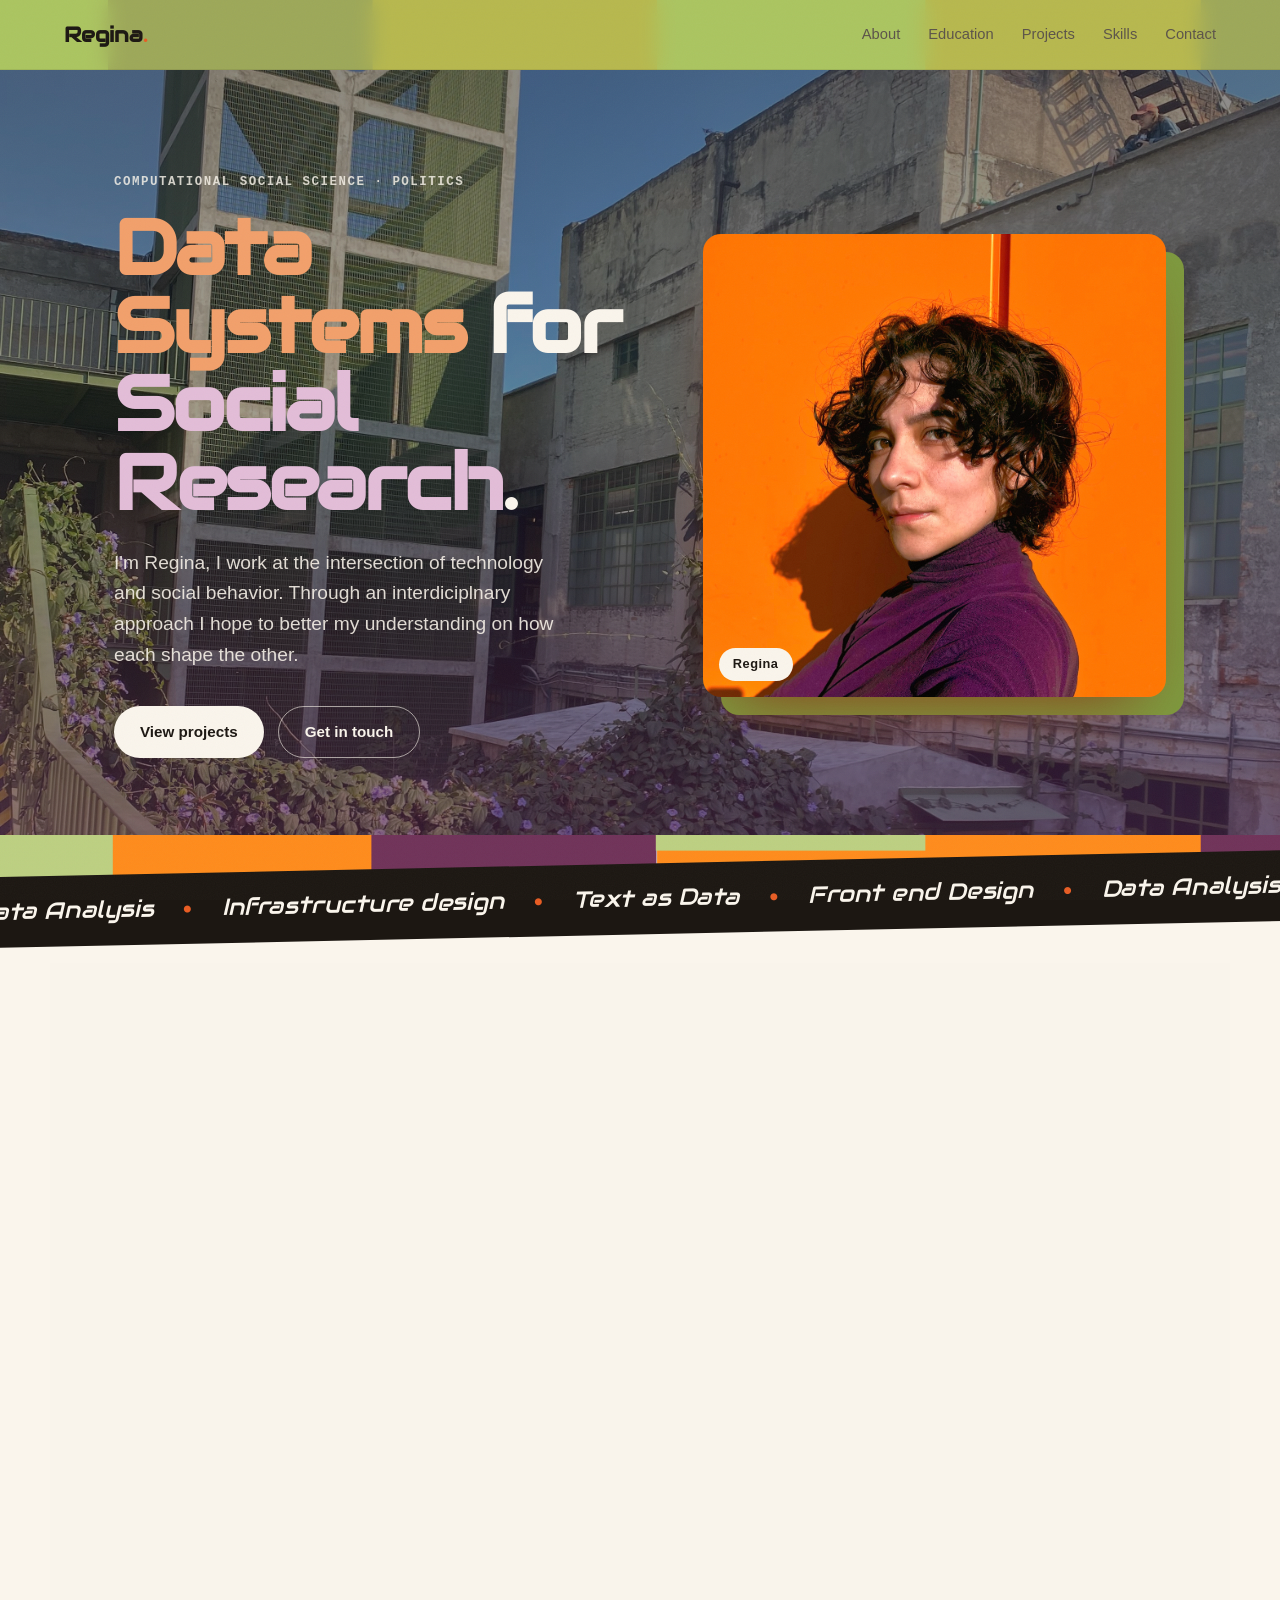
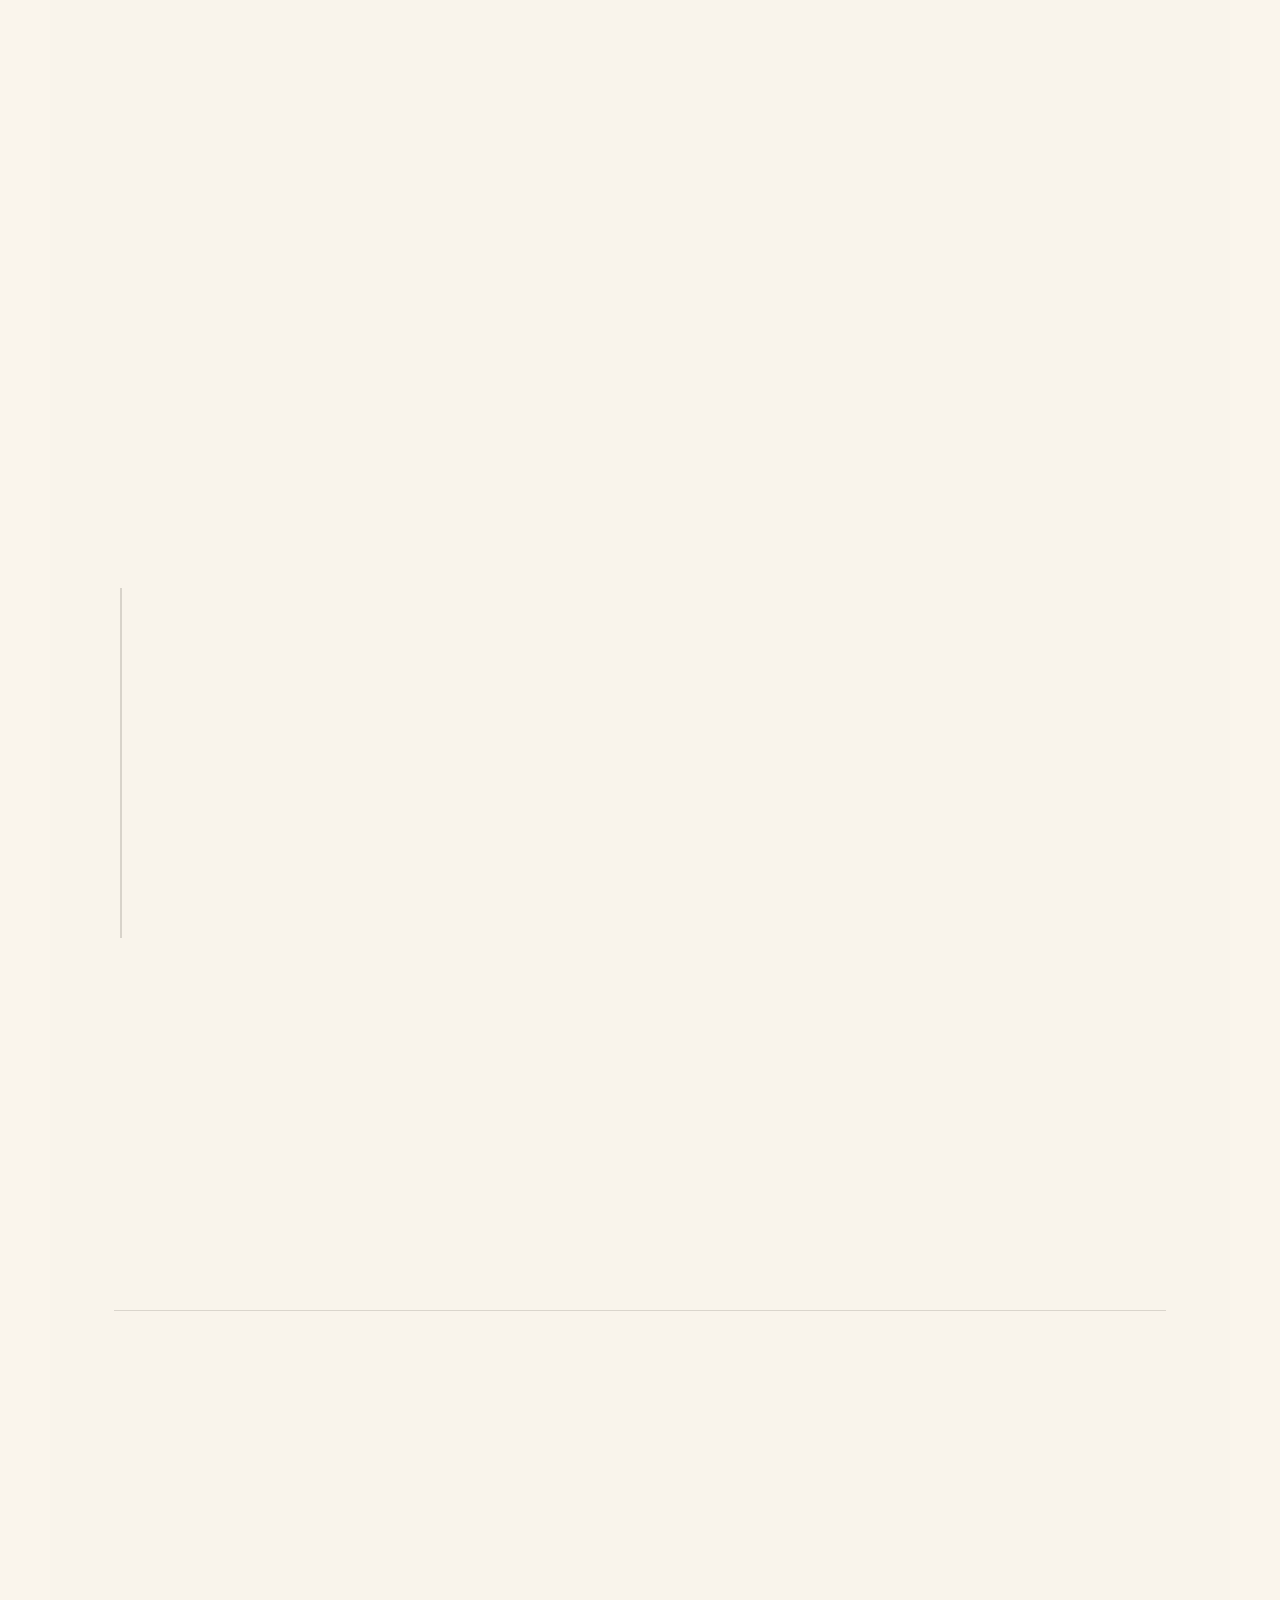
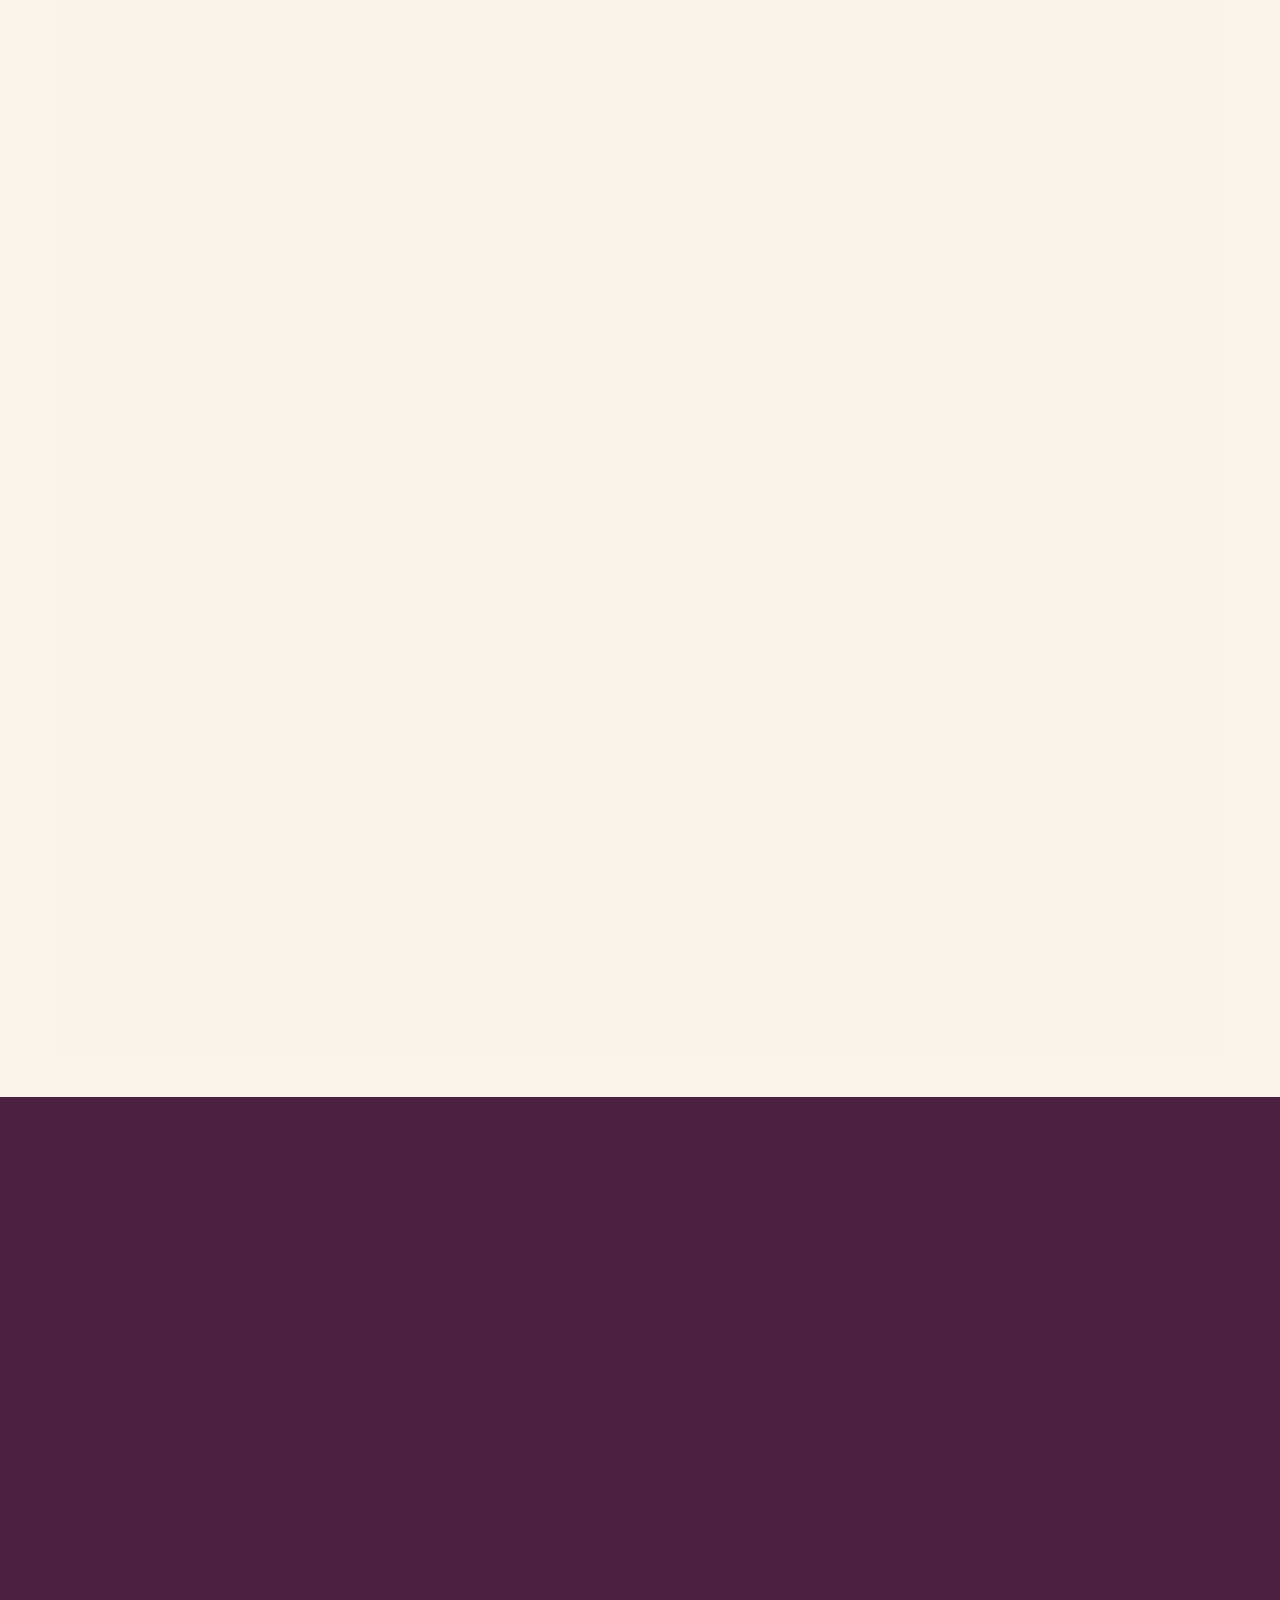
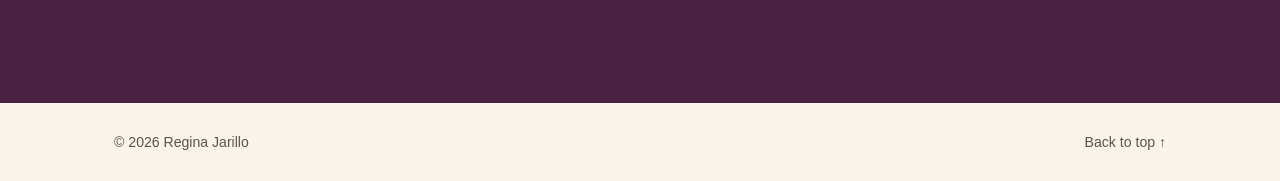
<file: index.html>
<!DOCTYPE html>
<html lang="en">
<head>
  <meta charset="UTF-8" />
  <meta name="viewport" content="width=device-width, initial-scale=1.0" />
  <title>Regina — Computational Social Science & Politics</title>
  <meta name="description" content="Regina — researcher in computational social science and politics" />
<link rel="preconnect" href="https://fonts.googleapis.com">
<link rel="preconnect" href="https://fonts.gstatic.com" crossorigin>
<link href="https://fonts.googleapis.com/css2?family=Audiowide&display=swap" rel="stylesheet">
  <link rel="stylesheet" href="styles.css" />
</head>
<body>
  <!-- Ink cursor: a trail of dots melted together by an SVG gooey filter,
       so the cursor stretches like ink (technique from Ricardo Mendieta's
       "Ink Cursor"). Dots are generated in script.js. -->
  <svg class="goo-defs" width="0" height="0" aria-hidden="true">
    <defs>
      <filter id="goo">
        <feGaussianBlur in="SourceGraphic" stdDeviation="11" result="blur" />
        <feColorMatrix in="blur" mode="matrix"
          values="1 0 0 0 0  0 1 0 0 0  0 0 1 0 0  0 0 0 35 -15" result="goo" />
        <feComposite in="SourceGraphic" in2="goo" operator="atop" />
      </filter>
    </defs>
  </svg>
  <div class="ink" aria-hidden="true"></div>

  <!-- ===== NAV ===== -->
  <header class="nav" id="top">
 <a class="nav__brand" href="#">Regina<span>.</span></a>
    <nav class="nav__links" aria-label="Primary">
      <span class="nav__slider" aria-hidden="true"></span>
      <a href="#about">About</a>
      <a href="#education">Education</a>
      <a href="#projects">Projects</a>
      <a href="#skills">Skills</a>
      <a href="#contact">Contact</a>
    </nav>
    <button class="nav__toggle" aria-label="Toggle menu" aria-expanded="false">
      <span></span><span></span>
    </button>
  </header>

  <main>
    <!-- ===== HERO ===== (dark — building photo background) -->
    <section class="hero" id="hero" data-cursor="light">
      <div class="hero__inner">
        <div class="hero__text reveal">
          <p class="eyebrow">Computational Social Science · Politics</p>
          <h1 class="hero__title">
            
            <span class="ink-orange">Data Systems</span>
            <span class="ink-green"></span> for
            <span class="ink-purple">Social Research</span>.
          </h1>
          <p class="hero__lede">
            I'm Regina, I work at the intersection of technology and social behavior. Through an interdiciplnary approach I hope to better my understanding on how each shape the other.
          </p>
          <div class="hero__actions">
            <a class="btn btn--solid" href="#projects">View projects</a>
            <a class="btn btn--ghost" href="#contact">Get in touch</a>
          </div>
        </div>
        <figure class="hero__media reveal">
          <img src="assets/portrait.jpeg" alt="Portrait of Regina" />
          <figcaption>Regina</figcaption>
        </figure>
      </div>
    </section>

    <!-- ===== MARQUEE STRIP ===== -->
    <div class="marquee" aria-hidden="true">
      <div class="marquee__track">
        <span>Data Analysis</span><span class="dot">●</span>
        <span>Infrastructure design</span><span class="dot">●</span>
        <span>Text as Data</span><span class="dot">●</span>
        <span>Front end Design</span><span class="dot">●</span>
        <span>Data Analysis</span><span class="dot">●</span>
        <span>Political Behavior</span><span class="dot">●</span>
        <span>Text as Data</span><span class="dot">●</span>
        <span>Digital Systems</span><span class="dot">●</span>
      </div>
    </div>

    <!-- ===== ABOUT ===== -->
    <section class="about" id="about">
      <div class="section-head reveal">
        <span class="section-num">01</span>
        <h2>About</h2>
      </div>
      <div class="about__grid">
        <div class="about__body reveal">
          <p class="lead">
            I am interested in how
          sets of behavioral data can turn into insights about politics and society. 
          
    
          </p>
          <p>
            My research combines statistical methods, employment of LLMs in text-as-data applications, network
            analysis and traditional social science methods. Recently I have been exploring data system design and fullstack development to build digital infrastructure that is first and foremost GDPR-compliant.
          </p>
         <p>
  I am currently working on <a href="https://taalbubbl.org" style="color: #f4a81b;">taalbubbl</a> an app to help people learn Dutch through social learning.
</p>
          <ul class="about__facts">
            <li><strong>Based in</strong><span>Amsterdam, Netherlands</span></li>
            <li><strong>Focus</strong><span>Political and Social <Blockquote></Blockquote>Behavior · Text-as-data</span></li>
            <li><strong>Technologies</strong><span>Python · R · SQL · Rust</span></li>
          </ul>
        </div>
        <figure class="about__media reveal">
          <img src="computer.png" alt="Architectural detail — green tower and ivy" />

        </figure>
      </div>
    </section>

    <!-- ===== ACADEMIC TRAJECTORY (where & what I studied) ===== -->
    <section class="education" id="education">
      <div class="section-head reveal">
        <span class="section-num">02</span>
        <h2>Academic trajectory</h2>
      </div>
      <!-- EDIT each entry: years, degree, field, university, city, and a one-line
           note. Add/remove <li> blocks freely. Listed most recent first. -->
      <ol class="timeline">
        <li class="timeline__item reveal">
          <span class="timeline__year">2023 — 2026</span>
          <div class="timeline__body">
            <h3>BA, Computational Social Science</h3>
            <p class="timeline__place">University of Amsterdam · Amsterdam, Netherlands</p>
            <p class="timeline__note">Thesis: One Task a Day keeps English Away: How Facilitated L2 Contact via an App Affects Willingness to Communicate in Dutch</p>
          </div>
        </li>
        <li class="timeline__item reveal">
          <span class="timeline__year">2021 — 2023</span>
          <div class="timeline__body">
            <h3>BA, Political Science</h3>
            <p class="timeline__place">University of Amsterdam · Amsterdam, Netherlands</p>
            <p class="timeline__note"> Thesis: Affective Polarization Towards the Redistributive Role of State:
 A Study of Mexico’s Welfare Policy on Healthcare
</p>
          </div>
      </ol>
    </section>

    <!-- ===== SELECTED WORK ===== -->
    <section class="projects" id="projects">
      <div class="section-head reveal">
        <span class="section-num">03</span>
        <h2>Selected Projects</h2>
      </div>
      <div class="fill">
        <!-- EDIT each project — fill the [brackets], link to the paper/repo/demo -->
        <a class="project reveal" href="https://taalbubbl.org">
          <div class="project__index">2026</div>
          <div class="project__main">
            <h3>Taalbubbl: Learning Dutch Through Social Interactions</h3>
            <p>A mobile app designed to facilitate language learning through social interaction.</p>
          </div>
          <div class="project__meta">
            <span class="tag">Full-stack design</span>
            <span class="tag">Rust</span>
            <span class="tag">LLM</span>
          </div>
          <span class="project__arrow" aria-hidden="true">↗</span>
        </a>
        <a class="project reveal" href="https://merijnvervoorn.com/coalitie-voorspeller/index.html">
          <div class="project__index">2024</div>
          <div class="project__main">
            <h3>Algorithms to Predict Coalition Formation in Parliamentary Systems</h3>
            <p>A set of algorithms to predict coalition formation in The Netherlands.</p>
          </div>
          <div class="project__meta">
            <span class="tag">Text-as-data</span>
            <span class="tag">LLM</span>
            <span class="tag">ML</span>
          </div>
          <span class="project__arrow" aria-hidden="true">↗</span>
        </a>
        <a class="project reveal" href="https://drive.google.com/file/d/16ubrWkFEtHLSNX_Zz8u0M3EEbHsmztEa/view?usp=sharing">
          <div class="project__index">2023</div>
          <div class="project__main">
            <h3>Roadmap for Change: Railway Sentiment Analysis</h3>
            <p>An analysis of railway intermobility on how open and closed markets affect consumer behavior.</p>
          </div>
          <div class="project__meta">
            <span class="tag">Causal inference</span>
            <span class="tag">2024</span>
          </div>
          <span class="project__arrow" aria-hidden="true">↗</span>
        </a>
      </div>
    </section>

    <!-- ===== WRITING ===== -->
    <section class="skills" id="skills">
      <div class="section-head reveal">
        <span class="section-num">04</span>
        <h2>Skills &amp; Hobbies</h2>
      </div>
      <div class="skills__grid">
        <!-- EDIT freely: rename a group, add/remove tags. -->
        <div class="skillset reveal">
          <p class="skillset__label">Computation &amp; data</p>
          <ul class="skillset__tags">
            <li>Python</li>
            <li>R</li>
            <li>SQL</li>
            <li>NLP</li>
            <li>Machine learning</li>
            <li>Data visualization</li>
          </ul>
        </div>
        <div class="skillset reveal">
          <p class="skillset__label">Research methods</p>
          <ul class="skillset__tags">
            <li>Causal inference</li>
            <li>Text-as-data</li>
            <li>Network analysis</li>
            <li>Survey design</li>
             <li>Ethnographic research</li>
            <li>Statistics</li>
          </ul>
        </div>
        <div class="skillset reveal">
          <!-- your art, framed as a professional asset -->
          <p class="skillset__label">Visual &amp; creative</p>
          <ul class="skillset__tags">
            <li>Illustration</li>
            <li>Visual design</li>
            <li>Photography</li>
            <li>Prototyping</li>
            <li>Creative Technology</li>
          </ul>
        </div>
        <div class="skillset reveal">
          <p class="skillset__label">Personal interests</p>
          <ul class="skillset__tags">
            <!-- EDIT: your personal interests -->
            <li>Politics</li>
            <li>Sustainability</li>
            <li>Education</li>
            <li>Healthcare</li>
            <li>Art History</li>
          </ul>
        </div>
      </div>
    </section>

    <!-- ===== CONTACT ===== (dark — purple) -->
    <section class="contact" id="contact" data-cursor="light">
      <div class="contact__inner reveal">
        <p class="eyebrow">Contact</p>
        <h2 class="contact__title">Let’s talk.</h2>
        <a class="contact__email" href="mailto:rjarillo303@gmail.com">rjarillo303@gmail.com</a>
        <p class="contact__sub">Open to career opportunities, research collaborations, and talks.</p>
        <div class="contact__links">
          <a href="https://www.linkedin.com/in/regina-jarillo-romo-001210226/">LinkedIn</a>
          <a href="https://github.com/rjrllo03">GitHub</a>
          <a href="https://drive.google.com/file/d/1Y-XHXskvErXxbnKcAnK-k9elNniEUMth/view?usp=sharing">CV (PDF)</a>
        </div>
      </div>
    </section>
  </main>

  <footer class="footer">
    <span>© <span id="year"></span> Regina Jarillo</span>
    <a href="#">Back to top ↑</a>
  </footer>

  <script src="script.js"></script>
</body>
</html>
</file>
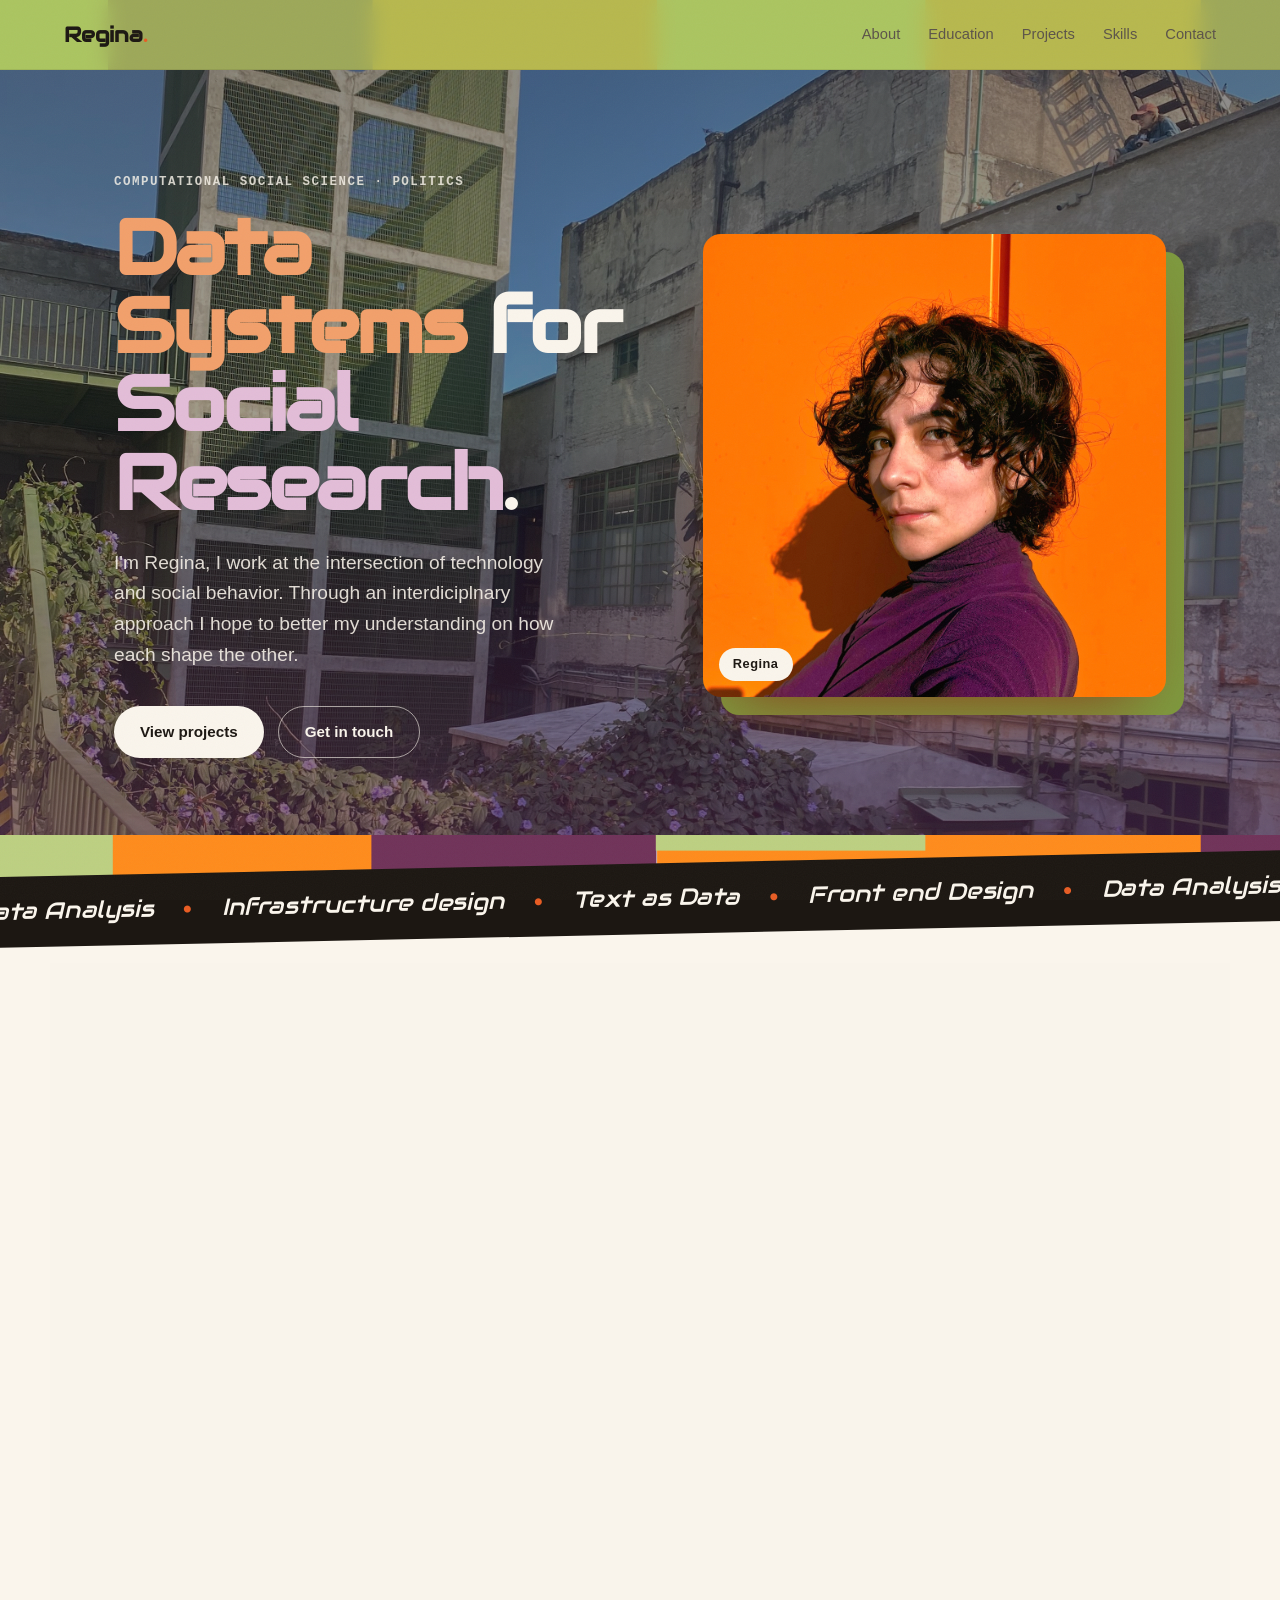
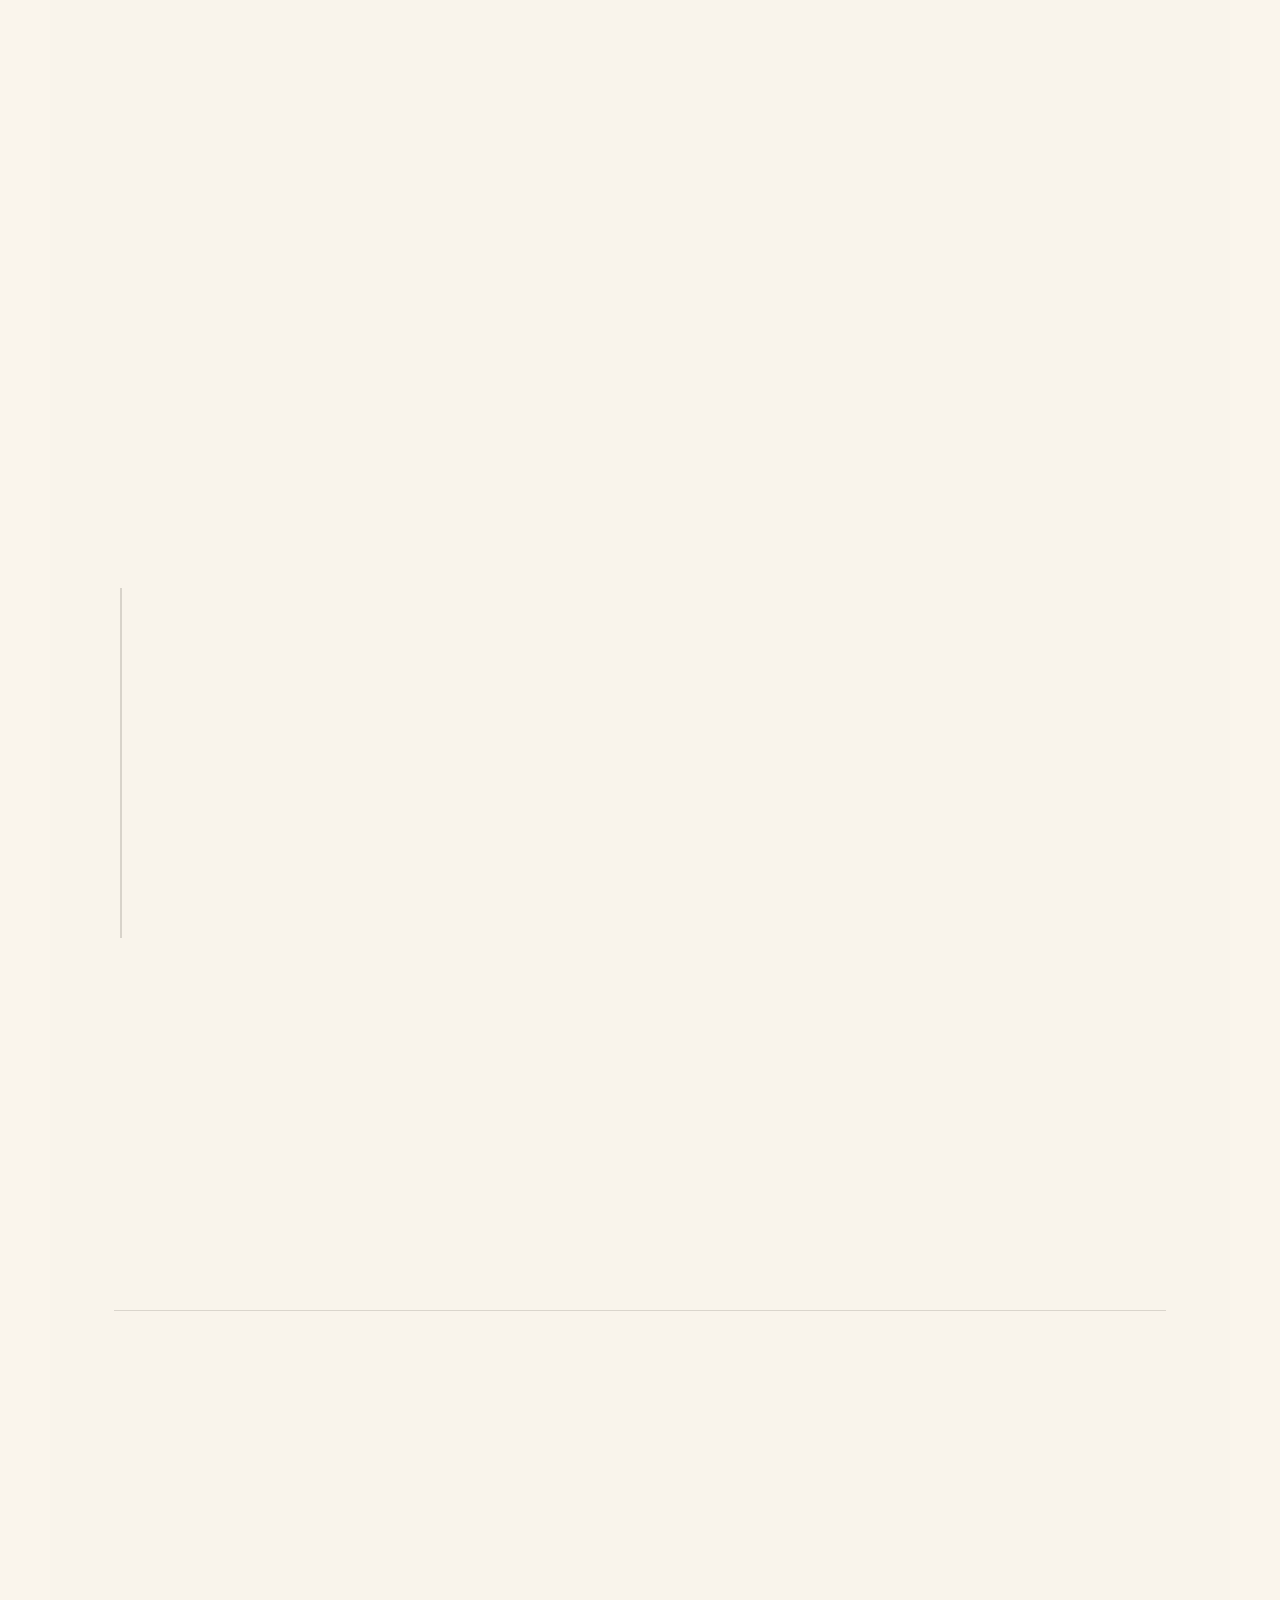
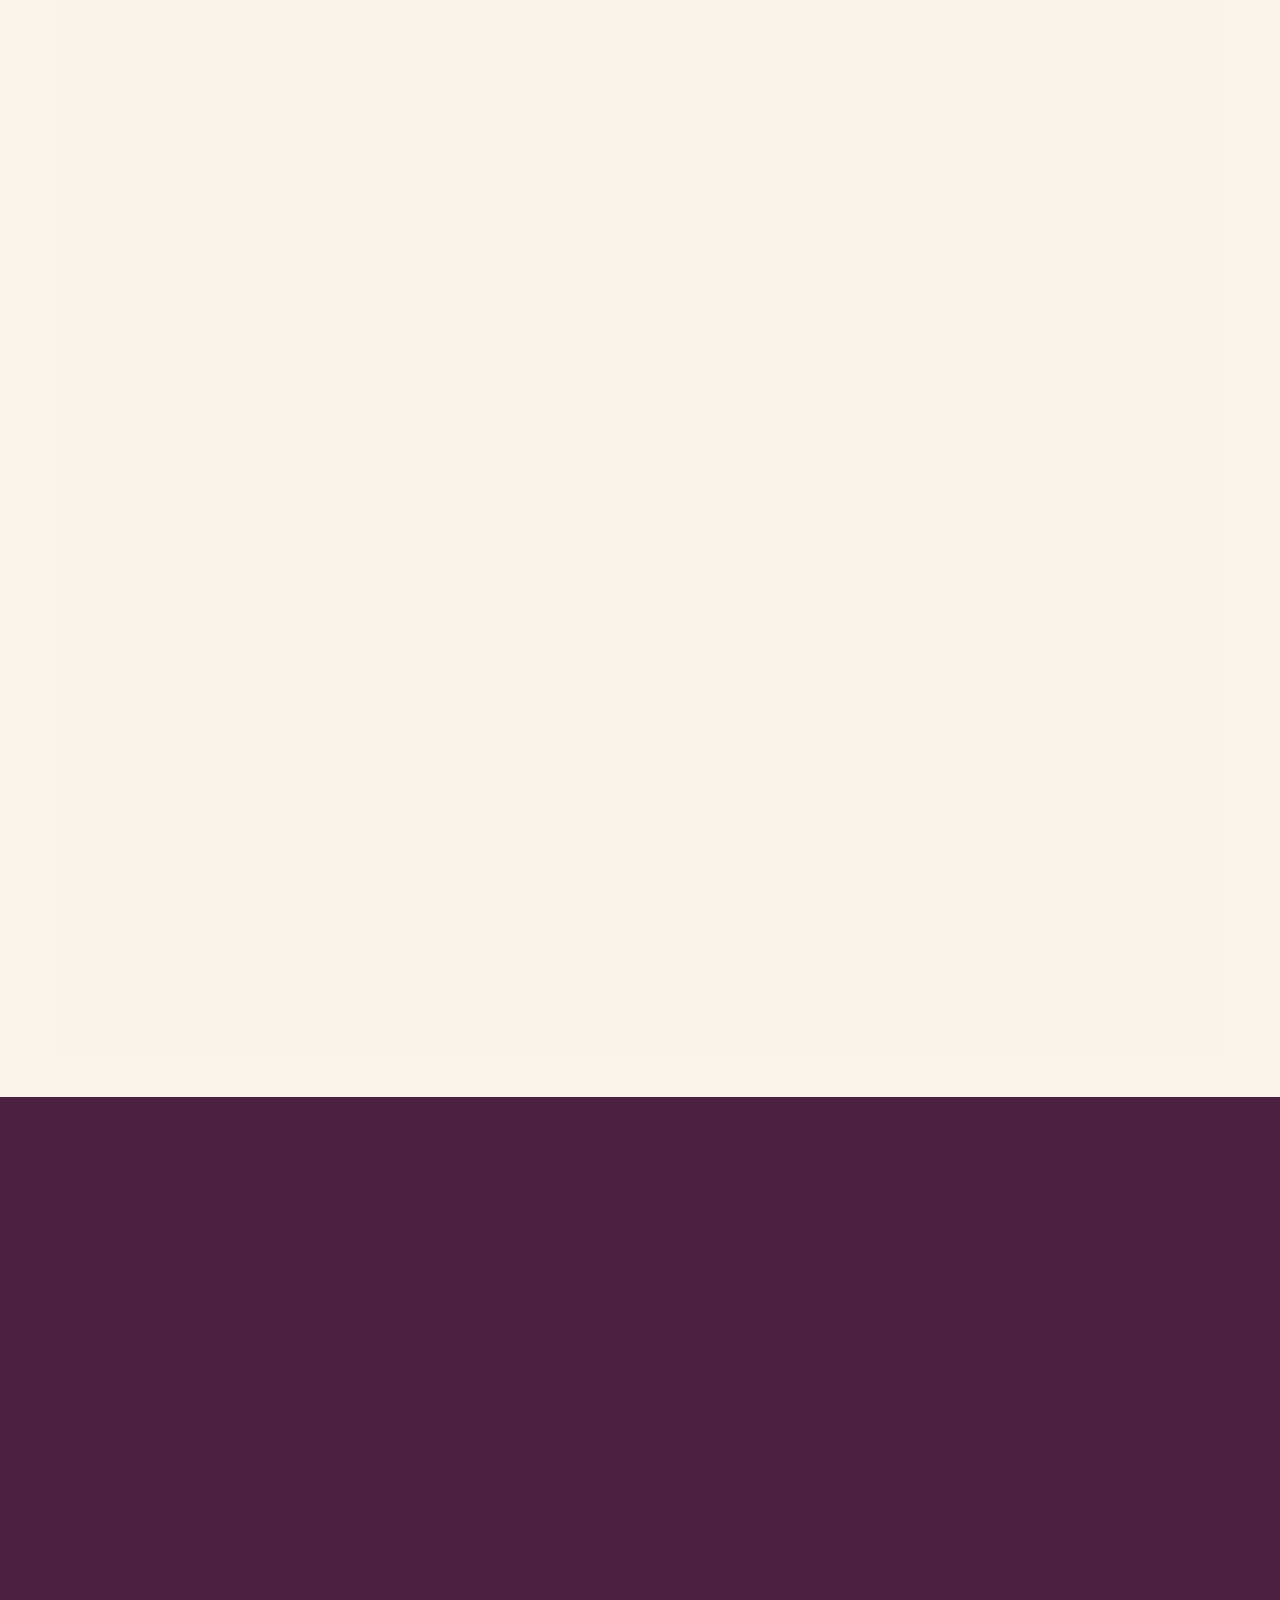
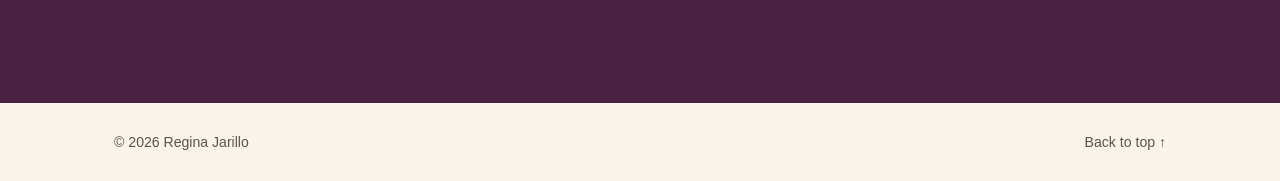
<file: website/index.html>
<!DOCTYPE html>
<html lang="en">
<head>
  <meta charset="UTF-8" />
  <meta name="viewport" content="width=device-width, initial-scale=1.0" />
  <title>Regina — Computational Social Science & Politics</title>
  <meta name="description" content="Regina — researcher in computational social science and politics" />
<link rel="preconnect" href="https://fonts.googleapis.com">
<link rel="preconnect" href="https://fonts.gstatic.com" crossorigin>
<link href="https://fonts.googleapis.com/css2?family=Audiowide&display=swap" rel="stylesheet">
  <link rel="stylesheet" href="styles.css" />
</head>
<body>
  <svg class="goo-defs" width="0" height="0" aria-hidden="true">
    <defs>
      <filter id="goo">
        <feGaussianBlur in="SourceGraphic" stdDeviation="11" result="blur" />
        <feColorMatrix in="blur" mode="matrix"
          values="1 0 0 0 0  0 1 0 0 0  0 0 1 0 0  0 0 0 35 -15" result="goo" />
        <feComposite in="SourceGraphic" in2="goo" operator="atop" />
      </filter>
    </defs>
  </svg>
  <div class="ink" aria-hidden="true"></div>

  <!-- ===== NAV ===== -->
  <header class="nav" id="top">
 <a class="nav__brand" href="#">Regina<span>.</span></a>
    <nav class="nav__links" aria-label="Primary">
      <span class="nav__slider" aria-hidden="true"></span>
      <a href="#about">About</a>
      <a href="#education">Education</a>
      <a href="#projects">Projects</a>
      <a href="#skills">Skills</a>
      <a href="#contact">Contact</a>
    </nav>
    <button class="nav__toggle" aria-label="Toggle menu" aria-expanded="false">
      <span></span><span></span>
    </button>
  </header>

  <main>
    <!-- ===== HERO ===== (dark — building photo background) -->
    <section class="hero" id="hero" data-cursor="light">
      <div class="hero__inner">
        <div class="hero__text reveal">
          <p class="eyebrow">Computational Social Science · Politics</p>
          <h1 class="hero__title">
            
            <span class="ink-orange">Data Systems</span>
            <span class="ink-green"></span> for
            <span class="ink-purple">Social Research</span>.
          </h1>
          <p class="hero__lede">
            I'm Regina, I work at the intersection of technology and social behavior. Through an interdiciplnary approach I hope to better my understanding on how each shape the other.
          </p>
          <div class="hero__actions">
            <a class="btn btn--solid" href="#projects">View projects</a>
            <a class="btn btn--ghost" href="#contact">Get in touch</a>
          </div>
        </div>
        <figure class="hero__media reveal">
          <img src="../assets/portrait.jpeg" alt="Portrait of Regina" />
          <figcaption>Regina</figcaption>
        </figure>
      </div>
    </section>

    <!-- ===== MARQUEE STRIP ===== -->
    <div class="marquee" aria-hidden="true">
      <div class="marquee__track">
        <span>Data Analysis</span><span class="dot">●</span>
        <span>Infrastructure design</span><span class="dot">●</span>
        <span>Text as Data</span><span class="dot">●</span>
        <span>Front end Design</span><span class="dot">●</span>
        <span>Data Analysis</span><span class="dot">●</span>
        <span>Political Behavior</span><span class="dot">●</span>
        <span>Text as Data</span><span class="dot">●</span>
        <span>Digital Systems</span><span class="dot">●</span>
      </div>
    </div>

    <!-- ===== ABOUT ===== -->
    <section class="about" id="about">
      <div class="section-head reveal">
        <span class="section-num">01</span>
        <h2>About</h2>
      </div>
      <div class="about__grid">
        <div class="about__body reveal">
          <p class="lead">
            I am interested in how
          sets of behavioral data can turn into insights about politics and society. 
          
    
          </p>
          <p>
            My research combines statistical methods, employment of LLMs in text-as-data applications, network
            analysis and traditional social science methods. Recently I have been exploring data system design and fullstack development to build digital infrastructure that is first and foremost GDPR-compliant.
          </p>
         <p>
  I am currently working on <a href="https://taalbubbl.org" style="color: #f4a81b;">taalbubbl</a> an app to help people learn Dutch through social learning.
</p>
          <ul class="about__facts">
            <li><strong>Based in</strong><span>Amsterdam, Netherlands</span></li>
            <li><strong>Focus</strong><span>Political and Social <Blockquote></Blockquote>Behavior · Text-as-data</span></li>
            <li><strong>Technologies</strong><span>Python · R · SQL · Rust</span></li>
          </ul>
        </div>
        <figure class="about__media reveal">
          <img src="computer.png" alt="Architectural detail — green tower and ivy" />

        </figure>
      </div>
    </section>

    <!-- ===== ACADEMIC TRAJECTORY (where & what I studied) ===== -->
    <section class="education" id="education">
      <div class="section-head reveal">
        <span class="section-num">02</span>
        <h2>Academic trajectory</h2>
      </div>
      <!-- EDIT each entry: years, degree, field, university, city, and a one-line
           note. Add/remove <li> blocks freely. Listed most recent first. -->
      <ol class="timeline">
        <li class="timeline__item reveal">
          <span class="timeline__year">2023 — 2026</span>
          <div class="timeline__body">
            <h3>BA, Computational Social Science</h3>
            <p class="timeline__place">University of Amsterdam · Amsterdam, Netherlands</p>
            <p class="timeline__note">Thesis: One Task a Day keeps English Away: How Facilitated L2 Contact via an App Affects Willingness to Communicate in Dutch</p>
          </div>
        </li>
        <li class="timeline__item reveal">
          <span class="timeline__year">2021 — 2023</span>
          <div class="timeline__body">
            <h3>BA, Political Science</h3>
            <p class="timeline__place">University of Amsterdam · Amsterdam, Netherlands</p>
            <p class="timeline__note"> Thesis: Affective Polarization Towards the Redistributive Role of State:
 A Study of Mexico’s Welfare Policy on Healthcare
</p>
          </div>
      </ol>
    </section>

    <!-- ===== SELECTED WORK ===== -->
    <section class="projects" id="projects">
      <div class="section-head reveal">
        <span class="section-num">03</span>
        <h2>Selected Projects</h2>
      </div>
      <div class="fill">
        <!-- EDIT each project — fill the [brackets], link to the paper/repo/demo -->
        <a class="project reveal" href="https://taalbubbl.org">
          <div class="project__index">2026</div>
          <div class="project__main">
            <h3>Taalbubbl: Learning Dutch Through Social Interactions</h3>
            <p>A mobile app designed to facilitate language learning through social interaction.</p>
          </div>
          <div class="project__meta">
            <span class="tag">Full-stack design</span>
            <span class="tag">Rust</span>
            <span class="tag">LLM</span>
          </div>
          <span class="project__arrow" aria-hidden="true">↗</span>
        </a>
        <a class="project reveal" href="https://merijnvervoorn.com/coalitie-voorspeller/index.html">
          <div class="project__index">2024</div>
          <div class="project__main">
            <h3>Algorithms to Predict Coalition Formation in Parliamentary Systems</h3>
            <p>A set of algorithms to predict coalition formation in The Netherlands.</p>
          </div>
          <div class="project__meta">
            <span class="tag">Text-as-data</span>
            <span class="tag">LLM</span>
            <span class="tag">ML</span>
          </div>
          <span class="project__arrow" aria-hidden="true">↗</span>
        </a>
        <a class="project reveal" href="https://drive.google.com/file/d/16ubrWkFEtHLSNX_Zz8u0M3EEbHsmztEa/view?usp=sharing">
          <div class="project__index">2023</div>
          <div class="project__main">
            <h3>Roadmap for Change: Railway Sentiment Analysis</h3>
            <p>An analysis of railway intermobility on how open and closed markets affect consumer behavior.</p>
          </div>
          <div class="project__meta">
            <span class="tag">Causal inference</span>
            <span class="tag">2024</span>
          </div>
          <span class="project__arrow" aria-hidden="true">↗</span>
        </a>
      </div>
    </section>

    <!-- ===== WRITING ===== -->
    <section class="skills" id="skills">
      <div class="section-head reveal">
        <span class="section-num">04</span>
        <h2>Skills &amp; Hobbies</h2>
      </div>
      <div class="skills__grid">
        <!-- EDIT freely: rename a group, add/remove tags. -->
        <div class="skillset reveal">
          <p class="skillset__label">Computation &amp; data</p>
          <ul class="skillset__tags">
            <li>Python</li>
            <li>R</li>
            <li>SQL</li>
            <li>NLP</li>
            <li>Machine learning</li>
            <li>Data visualization</li>
          </ul>
        </div>
        <div class="skillset reveal">
          <p class="skillset__label">Research methods</p>
          <ul class="skillset__tags">
            <li>Causal inference</li>
            <li>Text-as-data</li>
            <li>Network analysis</li>
            <li>Survey design</li>
             <li>Ethnographic research</li>
            <li>Statistics</li>
          </ul>
        </div>
        <div class="skillset reveal">
          <!-- your art, framed as a professional asset -->
          <p class="skillset__label">Visual &amp; creative</p>
          <ul class="skillset__tags">
            <li>Illustration</li>
            <li>Visual design</li>
            <li>Photography</li>
            <li>Prototyping</li>
            <li>Creative Technology</li>
          </ul>
        </div>
        <div class="skillset reveal">
          <p class="skillset__label">Personal interests</p>
          <ul class="skillset__tags">
            <!-- EDIT: your personal interests -->
            <li>Politics</li>
            <li>Education</li>
            <li>Healthcare</li>
            <li>Art History</li>
          </ul>
        </div>
      </div>
    </section>

    <!-- ===== CONTACT  -->
    <section class="contact" id="contact" data-cursor="light">
      <div class="contact__inner reveal">
        <p class="eyebrow">Contact</p>
        <h2 class="contact__title">Let’s talk.</h2>
        <a class="contact__email" href="mailto:rjarillo@gmail.com">rjarillo@gmail.com</a>
        <p class="contact__sub">Open to career opportunities, research collaborations, and talks.</p>
        <div class="contact__links">
          <a href="https://www.linkedin.com/in/regina-jarillo-romo-001210226/">LinkedIn</a>
          <a href="https://github.com/rjrllo03">GitHub</a>
          <a href="https://drive.google.com/file/d/1Y-XHXskvErXxbnKcAnK-k9elNniEUMth/view?usp=sharing">CV (PDF)</a>
        </div>
      </div>
    </section>
  </main>

  <footer class="footer">
    <span>© <span id="year"></span> Regina Jarillo</span>
    <a href="#">Back to top ↑</a>
  </footer>

  <script src="script.js"></script>
</body>
</html>
</file>
<file: styles.css>
/* ============================================================
   Regina — Portfolio
   Palette pulled from the two photos:
   orange wall, aubergine turtleneck, green tower + ivy.
   ============================================================ */

:root {
  --orange: #e85d24;
  --orange-soft: #f2a06b;
  --purple: #4a2140;
  --purple-soft: #6e3960;
  --green: #7d9a3e;
  --green-soft: #a8c25a;
  --cream: #faf5ec;
  --cream-2: #f3ebdc;
  --ink: #1c1712;
  --ink-soft: #5c544a;

  --maxw: 1180px;
  --pad: clamp(20px, 5vw, 64px);
  --radius: 18px;

  --serif: "Audiowide", Georgia, "Times New Roman", serif;
  --sans: "Inter", -apple-system, BlinkMacSystemFont, "Segoe UI", sans-serif;
  --mono: "Space Mono", "SFMono-Regular", Menlo, monospace;
}

* { box-sizing: border-box; }

html { scroll-behavior: smooth; }

body {
  margin: 0;
  font-family: var(--sans);
  background-color: var(--cream);
  background-image:
    linear-gradient(color-mix(in srgb, var(--cream) 10%, transparent), color-mix(in srgb, var(--cream) 10%, transparent)),
    url("assets/stripes.svg");
  background-size: cover, 1600px auto;
  background-position: top center, top center;
  background-repeat: no-repeat, repeat-y;
  background-attachment: fixed, fixed;
  color: var(--ink);
  -webkit-font-smoothing: antialiased;
  line-height: 1.6;
  overflow-x: hidden;
}

/* subtle paper grain */
body::before {
  content: "";
  position: fixed;
  inset: 0;
  pointer-events: none;
  z-index: 9999;
  opacity: 0.035;
  background-image: url("data:image/svg+xml,%3Csvg xmlns='http://www.w3.org/2000/svg' width='120' height='120'%3E%3Cfilter id='n'%3E%3CfeTurbulence type='fractalNoise' baseFrequency='0.9' numOctaves='3'/%3E%3C/filter%3E%3Crect width='100%25' height='100%25' filter='url(%23n)'/%3E%3C/svg%3E");
}

img { max-width: 100%; display: block; }

a { color: inherit; text-decoration: none; }

::selection { background: var(--orange); color: var(--green-soft); }

/* ---------- accent text ---------- */
.ink-orange { color: var(--orange); }
.ink-green  { color: var(--green); }
.ink-purple { color: var(--purple); }

.eyebrow {
  font-size: 0.78rem;
  letter-spacing: 0.22em;
  text-transform: uppercase;
  font-weight: 600;
  color: var(--ink-soft);
  margin: 0 0 1rem;
}

/* ============================================================
   NAV
   ============================================================ */
.nav {
  position: sticky;
  top: 0;
  z-index: 100;
  display: flex;
  align-items: center;
  justify-content: space-between;
  padding: 18px var(--pad);
  background: color-mix(in srgb, var(--green-soft) 82%, transparent);
  backdrop-filter: blur(10px);
  border-bottom: 1px solid color-mix(in srgb, var(--ink) 8%, transparent);
}
.nav__brand {
  
  font-family: var(--serif);
  font-weight: 600;
  font-size: 1.3rem;
  letter-spacing: -0.01em;
  color: var(--softpurple);}
  

  .nav__brand span { color: var(--orange); }

.nav__links {
  display: flex;
  gap: 28px;
  font-size: 0.92rem;
  font-weight: 500;
}
.nav__links a {
  position: relative;
  color: var(--ink-soft);
  transition: color 0.2s;
}
.nav__links a::after {
  content: "";
  position: absolute;
  left: 0; bottom: -4px;
  width: 0; height: 2px;
  background: var(--orange);
  transition: width 0.25s ease;
}
.nav__links a:hover { color: var(--ink); }
.nav__links a:hover::after { width: 100%; }

.nav__toggle {
  display: none;
  flex-direction: column;
  gap: 5px;
  background: none;
  border: 0;
  cursor: pointer;
  padding: 6px;
}
.nav__toggle span {
  width: 24px; height: 2px;
  background: var(--ink);
  transition: transform 0.3s, opacity 0.3s;
}

/* ============================================================
   HERO
   ============================================================ */
.hero {
  position: relative;
  isolation: isolate;
  overflow: hidden;
  background-image: url("assets/building.jpg");
  background-size: cover;
  background-position: 50% 32%;
  max-width: none;
  padding: 0;
}
.hero::before {
  /* dark scrim so text stays readable over the building photo */
  content: "";
  position: absolute;
  inset: 0;
  z-index: 0;
  background: linear-gradient(
    180deg,
    rgba(28, 23, 18, 0.5) 0%,
    rgba(28, 23, 18, 0.42) 45%,
    rgba(74, 33, 64, 0.66) 100%
  );
}
.hero__inner {
  position: relative;
  z-index: 1;
  max-width: var(--maxw);
  margin: 0 auto;
  padding: clamp(48px, 8vw, 110px) var(--pad) clamp(40px, 6vw, 80px);
  display: grid;
  grid-template-columns: 1.05fr 0.95fr;
  gap: clamp(32px, 6vw, 80px);
  align-items: center;
}
.hero__title {
  font-family: var(--serif);
  font-weight: 600;
  font-size: clamp(2.6rem, 6vw, 5rem);
  line-height: 1.02;
  letter-spacing: -0.025em;
  margin: 0 0 1.6rem;
}
.hero__lede {
  font-size: clamp(1.05rem, 1.5vw, 1.25rem);
  color: var(--ink-soft);
  max-width: 42ch;
  margin: 0 0 2.2rem;
}
.hero__actions { display: flex; gap: 14px; flex-wrap: wrap; }

.btn {
  display: inline-flex;
  align-items: center;
  padding: 13px 26px;
  border-radius: 100px;
  font-weight: 600;
  font-size: 0.95rem;
  transition: transform 0.18s ease, background 0.2s, color 0.2s;
}
.btn:hover { transform: translateY(-2px); }
.btn--solid { background: var(--ink); color: var(--cream); }
.btn--solid:hover { background: var(--orange); }
.btn--ghost {
  border: 1.5px solid color-mix(in srgb, var(--ink) 25%, transparent);
  color: var(--ink);
}
.btn--ghost:hover { border-color: var(--ink); background: var(--ink); color: var(--cream); }

.hero__media {
  margin: 0;
  position: relative;
}
.hero__media img {
  width: 100%;
  border-radius: var(--radius);
  aspect-ratio: 1 / 1;
  object-fit: cover;
  box-shadow: 0 30px 60px -30px color-mix(in srgb, var(--orange) 60%, black);
}
.hero__media::before {
  /* offset color block behind the portrait */
  content: "";
  position: absolute;
  inset: 18px -18px -18px 18px;
  border-radius: var(--radius);
  background: var(--green);
  z-index: -1;
}
.hero__media figcaption {
  position: absolute;
  bottom: 16px; left: 16px;
  background: var(--cream);
  color: var(--ink);
  font-size: 0.8rem;
  font-weight: 600;
  letter-spacing: 0.04em;
  padding: 6px 14px;
  border-radius: 100px;
}

/* hero text contrast over the building background */
.hero .eyebrow { color: rgba(250, 245, 236, 0.82); }
.hero__title { color: var(--cream); }
.hero .ink-orange { color: var(--orange-soft); }
.hero .ink-green { color: var(--green-soft); }
.hero .ink-purple { color: #e3bdd8; }
.hero__lede { color: rgba(250, 245, 236, 0.88); }
.hero .btn--solid { background: var(--cream); color: var(--ink); }
.hero .btn--solid:hover { background: var(--orange); color: var(--cream); }
.hero .btn--ghost { border-color: rgba(250, 245, 236, 0.6); color: var(--cream); }
.hero .btn--ghost:hover { background: var(--cream); color: var(--ink); border-color: var(--cream); }

/* ============================================================
   MARQUEE
   ============================================================ */
.marquee {
  background: var(--ink);
  color: var(--cream);
  padding: 16px 0;
  overflow: hidden;
  white-space: nowrap;
  transform: rotate(-1.2deg) scale(1.04);
  margin: 30px 0;
}
.marquee__track {
  display: inline-flex;
  align-items: center;
  gap: 28px;
  font-family: var(--serif);
  font-size: 1.4rem;
  font-style: italic;
  animation: scroll 26s linear infinite;
}
.marquee__track span { padding-left: 0; }
.marquee .dot { color: var(--orange); font-size: 0.7em; }
@keyframes scroll {
  to { transform: translateX(-50%); }
}

/* ============================================================
   SECTION SCAFFOLD
   ============================================================ */
section { max-width: var(--maxw); margin: 0 auto; padding: clamp(56px, 9vw, 120px) var(--pad); }
.marquee { max-width: none; }

/* floating cream containers over the striped wash */
.about, .education, .projects, .skills {
  background: color-mix(in srgb, var(--cream) 85%, transparent);
  margin: 0px auto;
}

.section-head {
  display: flex;
  align-items: baseline;
  gap: 18px;
  margin-bottom: clamp(28px, 4vw, 52px);
}
.section-num {
  font-family: var(--serif);
  font-size: 0.95rem;
  font-weight: 600;
  color: var(--orange);
  border: 1.5px solid var(--orange);
  border-radius: 100px;
  padding: 2px 12px;
}
.section-head h2 {
  font-family: var(--serif);
  font-weight: 600;
  font-size: clamp(2rem, 4vw, 3.2rem);
  letter-spacing: -0.02em;
  margin: 0;
   color: var(--purple-soft);
}

/* ---------- ABOUT ---------- */
.about__grid {
  display: grid;
  grid-template-columns: 1fr 0.85fr;
  gap: clamp(32px, 5vw, 72px);
  align-items: start;
}
.about__body .lead {
  font-family: var(--serif);
  font-size: clamp(1.3rem, 2vw, 1.7rem);
  line-height: 1.35;
  color: var(--ink);
  margin: 0 0 1.4rem;
}
.about__body p { color: var(--ink-soft); }
.about__facts {
  list-style: none;
  padding: 0;
  margin: 2.2rem 0 0;
  border-top: 1px solid color-mix(in srgb, var(--ink) 12%, transparent);
}
.about__facts li {
  display: flex;
  justify-content: space-between;
  gap: 16px;
  padding: 14px 0;
  border-bottom: 1px solid color-mix(in srgb, var(--ink) 12%, transparent);
  font-size: 0.95rem;
}
.about__facts strong { font-weight: 600; }
.about__facts span { color: var(--ink-soft); text-align: right; }

.about__media { margin: 0; }
.about__media img {
  width: 100%;
  border-radius: var(--radius);
  aspect-ratio: 3 / 4;
  object-fit: cover;
  box-shadow: 0 24px 50px -28px color-mix(in srgb, var(--green) 70%, black);
}
.about__media figcaption {
  font-size: 0.82rem;
  color: var(--ink-soft);
  margin-top: 12px;
  font-style: italic;
}

/* ---------- RESEARCH CARDS ---------- */
.cards {
  display: grid;
  grid-template-columns: repeat(3, 1fr);
  gap: 20px;
}
.card {
  border-radius: var(--radius);
  padding: 32px 28px 36px;
  min-height: 230px;
  display: flex;
  flex-direction: column;
  justify-content: flex-end;
  color: var(--cream);
  position: relative;
  overflow: hidden;
  transition: transform 0.25s ease;
}
.card:hover { transform: translateY(-6px); }
.card h3 {
  font-family: var(--serif);
  font-size: 1.5rem;
  font-weight: 600;
  margin: 0 0 0.5rem;
}
.card p { margin: 0; opacity: 0.92; font-size: 0.96rem; }
.card::after {
  content: "";
  position: absolute;
  top: -40px; right: -40px;
  width: 130px; height: 130px;
  border-radius: 50%;
  background: rgba(255, 255, 255, 0.12);
}
.card--orange { background: var(--orange); }
.card--green  { background: var(--green); }
.card--purple { background: var(--purple); }

/* ---------- WORK / PROJECTS ---------- */
.fill { border-top: 1px solid color-mix(in srgb, var(--ink) 14%, transparent); }
.project {
  display: grid;
  grid-template-columns: 60px 1fr auto 36px;
  align-items: center;
  gap: 24px;
  padding: 30px 8px;
  border-bottom: 1px solid color-mix(in srgb, var(--ink) 14%, transparent);
  transition: padding 0.25s ease, background 0.25s ease;
}
.project:hover {
  padding-left: 24px;
  padding-right: 24px;
  background: var(--cream-2);
}
.project__index {
  font-family: var(--serif);
  font-size: 1.1rem;
  color: var(--orange);
  font-weight: 600;
}
.project__main h3 {
  font-family: var(--serif);
  font-size: clamp(1.3rem, 2.4vw, 1.9rem);
  font-weight: 600;
  margin: 0 0 0.25rem;
  letter-spacing: -0.01em;
}
.project__main p { margin: 0; color: var(--ink-soft); font-size: 0.96rem; }
.project__meta { display: flex; gap: 8px; }
.tag {
  font-size: 0.74rem;
  font-weight: 600;
  letter-spacing: 0.04em;
  text-transform: uppercase;
  padding: 5px 11px;
  border-radius: 100px;
  border: 1.5px solid color-mix(in srgb, var(--ink) 22%, transparent);
  color: var(--ink-soft);
  white-space: nowrap;
}
.project__arrow {
  font-size: 1.4rem;
  color: var(--ink-soft);
  transition: transform 0.25s ease, color 0.25s ease;
}
.project:hover .project__arrow { transform: translate(4px, -4px); color: var(--orange); }

/* ---------- WRITING ---------- */
.writing__list { list-style: none; padding: 0; margin: 0; }
.writing__list li {
  display: grid;
  grid-template-columns: 90px 1fr auto;
  gap: 24px;
  align-items: baseline;
  padding: 22px 8px;
  border-bottom: 1px solid color-mix(in srgb, var(--ink) 12%, transparent);
  transition: background 0.2s;
}
.writing__list li:hover { background: var(--cream-2); }
.writing__year { font-family: var(--serif); color: var(--green); font-weight: 600; }
.writing__title { font-size: 1.08rem; font-weight: 500; }
.writing__where { color: var(--ink-soft); font-size: 0.9rem; font-style: italic; }

/* ---------- CONTACT ---------- */
.contact {
  max-width: none;
  background: var(--purple);
  color: var(--cream);
  margin-top: 40px;
}
.contact__inner {
  max-width: var(--maxw);
  margin: 0 auto;
  text-align: center;
}
.contact .eyebrow { color: var(--orange-soft); }
.contact__title {
  font-family: var(--serif);
  font-size: clamp(2.6rem, 7vw, 5.5rem);
  font-weight: 600;
  letter-spacing: -0.03em;
  margin: 0 0 1.6rem;
}
.contact__email {
  display: inline-block;
  font-family: var(--serif);
  font-size: clamp(1.4rem, 3vw, 2.2rem);
  border-bottom: 2px solid var(--orange);
  padding-bottom: 4px;
  transition: color 0.2s;
}
.contact__email:hover { color: var(--orange-soft); }
.contact__links {
  display: flex;
  justify-content: center;
  flex-wrap: wrap;
  gap: 26px;
  margin-top: 2.6rem;
  font-weight: 500;
}
.contact__links a {
  color: color-mix(in srgb, var(--cream) 75%, transparent);
  transition: color 0.2s;
}
.contact__links a:hover { color: var(--cream); }

/* ---------- FOOTER ---------- */
.footer {
  display: flex;
  justify-content: space-between;
  align-items: center;
  padding: 28px var(--pad);
  font-size: 0.88rem;
  color: var(--ink-soft);
  max-width: var(--maxw);
  margin: 0 auto;
}
.footer a:hover { color: var(--orange); }

/* ============================================================
   REVEAL ANIMATION
   ============================================================ */
.reveal {
  opacity: 0;
  transform: translateY(28px);
  transition: opacity 0.7s cubic-bezier(0.16, 1, 0.3, 1),
              transform 0.7s cubic-bezier(0.16, 1, 0.3, 1);
}
.reveal.is-visible { opacity: 1; transform: none; }

@media (prefers-reduced-motion: reduce) {
  .reveal { opacity: 1; transform: none; transition: none; }
  .marquee__track { animation: none; }
  html { scroll-behavior: auto; }
}

/* ============================================================
   RESPONSIVE
   ============================================================ */
@media (max-width: 880px) {
  .hero__inner { grid-template-columns: 1fr; }
  .hero__media { max-width: 460px; }
  .about__grid { grid-template-columns: 1fr; }
  .cards { grid-template-columns: 1fr; }

  .nav { padding: 12px var(--pad); }
  .nav__brand { font-size: 1.15rem; }

  .nav__links {
    position: fixed;
    inset: 66px 14px auto 14px;
    flex-direction: column;
    gap: 2px;
    background: var(--purple-soft);
    border-bottom: none;
    border-radius: var(--radius);
    box-shadow: 0 24px 50px -20px color-mix(in srgb, var(--ink) 45%, transparent);
    padding: 8px;
    transform: translateY(-14px) scale(0.97);
    opacity: 0;
    pointer-events: none;
    transition: transform 0.25s ease, opacity 0.2s ease;
  }
  .nav__links.is-open { transform: translateY(0) scale(1); opacity: 1; pointer-events: auto; }
  .nav__links a {
    padding: 13px 14px;
    border-bottom: none;
    border-radius: calc(var(--radius) - 8px);
    color: var(--cream);
    transition: background 0.2s ease, color 0.2s ease;
  }
  .nav__links a:hover, .nav__links a:active {
    background: color-mix(in srgb, var(--cream) 22%, transparent);
    color: var(--cream);
  }
  .nav__toggle { display: flex; }
  .nav__toggle.is-open span:first-child { transform: translateY(7px) rotate(45deg); }
  .nav__toggle.is-open span:last-child { transform: translateY(-7px) rotate(-45deg); }
}

@media (max-width: 560px) {
  .project { grid-template-columns: 1fr auto; gap: 12px; }
  .project__index, .project__arrow { display: none; }
  .project__meta { grid-column: 1 / -1; }
  .writing__list li { grid-template-columns: 60px 1fr; }
  .writing__where { grid-column: 2; }
}

/* ============================================================
   REFINED ADDITIONS — cursor + technical polish
   ============================================================ */

/* Ink Cursor (à la Ricardo Mendieta): a long trail of dots that follow the
   mouse with lag. The container's SVG gooey filter (#goo) melts overlapping
   dots into one liquid shape — so the cursor stretches like ink when moving
   and snaps back to a blob when still. The ink is green, and turns orange
   while hovering a clickable element. */
.goo-defs { position: absolute; width: 0; height: 0; overflow: hidden; }

.ink {
  position: fixed;
  inset: 0;
  pointer-events: none;
  z-index: 10000;
  filter: url(#goo);
  opacity: 0;
  transition: opacity 0.3s ease;
}
.ink.is-visible { opacity: .8; }
.ink__dot {
  position: absolute;
  top: 0; left: 0;
  border-radius: 50%;
  background: var(--green);
  transition: background 0.3s ease;
  will-change: transform;
}
/* clickable elements flip the ink from green to orange */
.ink.is-hover .ink__dot { background: var(--orange); opacity: .5; }

/* hide the native cursor only while the custom one is active */
html.has-custom-cursor,
html.has-custom-cursor * { cursor: none !important; }

@media (hover: none) { .ink { display: none; } }
@media (prefers-reduced-motion: reduce) { .ink { display: none; } }

/* subtle monospace accents — a quiet computational signal */
.eyebrow { font-family: var(--mono); text-transform: uppercase; letter-spacing: 0.12em; }
.section-num { font-family: var(--mono); }
.tag { font-family: var(--mono); }

/* contact subline */
.contact__sub {
  font-family: var(--mono);
  font-size: 0.88rem;
  color: color-mix(in srgb, var(--cream) 72%, transparent);
  margin: 1.3rem 0 0;
}

/* ============================================================
   STICKY SLIDER NAV (inspired by Ettrics' "Sticky Slider Navigation")
   ============================================================ */
@media (min-width: 881px) { .nav__links { position: relative; } }
/* the single sliding bar replaces the per-link hover underline */
.nav__links a::after { display: none; }
.nav__links a { transition: color 0.2s; }
.nav__links a.is-active { color: var(--ink); }

.nav__slider {
  position: absolute;
  left: 0;
  bottom: -7px;
  height: 3px;
  width: 0;
  border-radius: 3px;
  background: var(--orange);
  opacity: 0;
  pointer-events: none;
  transition: left 0.38s cubic-bezier(0.22, 1, 0.36, 1),
              width 0.38s cubic-bezier(0.22, 1, 0.36, 1),
              opacity 0.25s ease;
}
.nav__slider.is-on { opacity: 1; }

/* a touch more presence once you scroll past the top */
.nav { transition: box-shadow 0.3s ease, background 0.3s ease; }
.nav.is-scrolled { box-shadow: 0 10px 30px -18px color-mix(in srgb, var(--ink) 60%, transparent); }

@media (hover: none) { .nav__slider { display: none; } }
@media (max-width: 880px) { .nav__slider { display: none; } }

/* ============================================================
   ACADEMIC TRAJECTORY — education timeline (replaces research cards)
   ============================================================ */
.timeline {
  list-style: none;
  margin: 0;
  padding: 0;
  position: relative;
  max-width: 760px;
}
.timeline::before {
  content: "";
  position: absolute;
  left: 6px; top: 8px; bottom: 8px;
  width: 2px;
  background: color-mix(in srgb, var(--ink) 15%, transparent);
}
.timeline__item {
  position: relative;
  padding: 0 0 clamp(26px, 4vw, 42px) clamp(30px, 5vw, 52px);
}
.timeline__item:last-child { padding-bottom: 0; }
.timeline__item::before {
  /* the marker dot, cycling through the photo palette */
  content: "";
  position: absolute;
  left: 0; top: 7px;
  width: 14px; height: 14px;
  border-radius: 50%;
  background: var(--orange);
  border: 3px solid var(--cream);
  box-shadow: 0 0 0 2px var(--orange);
}
.timeline__item:nth-child(3n + 2)::before { background: var(--green); box-shadow: 0 0 0 2px var(--green); }
.timeline__item:nth-child(3n + 3)::before { background: var(--purple); box-shadow: 0 0 0 2px var(--purple); }
.timeline__year {
  font-family: var(--mono);
  font-size: 0.82rem;
  color: var(--ink-soft);
  letter-spacing: 0.02em;
}
.timeline__body h3 {
  font-family: var(--serif);
  font-size: clamp(1.3rem, 2.2vw, 1.8rem);
  font-weight: 600;
  letter-spacing: -0.01em;
  margin: 0.35rem 0 0.3rem;
}
.timeline__place { margin: 0 0 0.35rem; font-weight: 600; }
.timeline__note { margin: 0; color: var(--ink-soft); font-size: 0.98rem; }

/* ============================================================
   SKILLS & HOBBIES — categorized skill tags
   ============================================================ */
.skills__grid {
  display: grid;
  grid-template-columns: repeat(2, 1fr);
  gap: clamp(30px, 4vw, 52px);
}
.skillset__label {
  font-family: var(--mono);
  font-size: 0.78rem;
  text-transform: uppercase;
  letter-spacing: 0.1em;
  margin: 0 0 1rem;
}
.skillset__tags {
  list-style: none;
  margin: 0;
  padding: 0;
  display: flex;
  flex-wrap: wrap;
  gap: 9px;
}
.skillset__tags li {
  font-size: 0.92rem;
  font-weight: 500;
  padding: 8px 15px;
  border: 1.5px solid color-mix(in srgb, var(--ink) 20%, transparent);
  border-radius: 100px;
  transition: background 0.2s ease, color 0.2s ease, border-color 0.2s ease, transform 0.2s ease;
}
.skillset__tags li:hover { transform: translateY(-2px); }

/* per-group accent, echoing the timeline markers */
.skillset:nth-child(1) .skillset__label { color: var(--orange); }
.skillset:nth-child(2) .skillset__label { color: var(--green); }
.skillset:nth-child(3) .skillset__label { color: var(--purple); }
.skillset:nth-child(4) .skillset__label { color: var(--ink-soft); }
.skillset:nth-child(1) .skillset__tags li:hover { background: var(--orange); border-color: var(--orange); color: var(--cream); }
.skillset:nth-child(2) .skillset__tags li:hover { background: var(--green); border-color: var(--green); color: var(--cream); }
.skillset:nth-child(3) .skillset__tags li:hover { background: var(--purple); border-color: var(--purple); color: var(--cream); }
.skillset:nth-child(4) .skillset__tags li:hover { background: var(--ink); border-color: var(--ink); color: var(--cream); }

@media (max-width: 680px) { .skills__grid { grid-template-columns: 1fr; } }

/* ============================================================
   PERCHED STUDY BUDDY — a little cat that watches the cursor
   ============================================================ */
.buddy {
  position: fixed;
  left: 18px;
  bottom: 14px;
  z-index: 95;
  pointer-events: none;
  filter: drop-shadow(0 8px 10px rgba(28, 23, 18, 0.18));
}
.cat__body, .cat__tail, .cat__face, .cat__ear,
.cat__paw, .cat__pawbase { fill: var(--purple); }
.cat__belly, .cat__muzzle { fill: var(--cream); }
.cat__earin { fill: var(--orange-soft); }
.cat__eyebg { fill: #fdf7ea; }
.cat__iris { fill: var(--green); }
.cat__pupil { fill: var(--ink); }
.cat__glint { fill: #ffffff; }
.cat__nose { fill: var(--orange); }
.cat__mouth { fill: none; stroke: var(--ink); stroke-width: 1.4; stroke-linecap: round; }
.cat__whisk { fill: none; stroke: color-mix(in srgb, var(--ink) 40%, transparent); stroke-width: 1; stroke-linecap: round; }

/* eyelids: collapsed (open) by default, scale up to blink */
.cat__lid {
  fill: var(--purple);
  transform-box: fill-box;
  transform-origin: center;
  transform: scaleY(0);
  animation: catBlink 5.5s ease-in-out infinite;
}
.cat__eye:last-of-type .cat__lid { animation-delay: 60ms; }
@keyframes catBlink { 0%, 92%, 100% { transform: scaleY(0); } 96% { transform: scaleY(1); } }

/* gentle idle breathing */
.cat__sway { transform-box: fill-box; transform-origin: 50% 100%; animation: catBreathe 4.5s ease-in-out infinite; }
@keyframes catBreathe { 0%, 100% { transform: scale(1) rotate(0deg); } 50% { transform: scale(1.018, 0.99) rotate(-1deg); } }

/* tail flick */
.cat__tail { transform-box: fill-box; transform-origin: 0% 100%; animation: catTail 6s ease-in-out infinite; }
@keyframes catTail { 0%, 70%, 100% { transform: rotate(0deg); } 80% { transform: rotate(-10deg); } 90% { transform: rotate(6deg); } }

/* sleepy z's, hidden until the cat dozes */
.cat__zzz { font-family: var(--mono); font-weight: 700; opacity: 0; }
.cat__zzz text { fill: var(--ink-soft); font-size: 11px; }

/* ---- sleeping ---- */
.buddy--sleep .cat__lid { transform: scaleY(1); animation: none; }
.buddy--sleep .cat__sway { animation-duration: 6.5s; }
.buddy--sleep .cat__zzz { animation: catZzz 3s ease-in-out infinite; }
@keyframes catZzz {
  0% { opacity: 0; transform: translate(0, 4px) scale(0.8); }
  35% { opacity: 0.9; }
  100% { opacity: 0; transform: translate(6px, -10px) scale(1.1); }
}

/* ---- waving (near contact) ---- */
.buddy--wave .cat__paw {
  transform-box: fill-box;
  transform-origin: 50% 90%;
  animation: catWave 0.5s ease-in-out infinite;
}
@keyframes catWave { 0%, 100% { transform: rotate(8deg); } 50% { transform: rotate(-26deg); } }

/* pupils ease toward the cursor (offset set in JS) */
.cat__look { transition: transform 0.15s ease-out; }

@media (hover: none) { .buddy { display: none; } }
@media (max-width: 600px) { .buddy { transform: scale(0.8); transform-origin: left bottom; } }
@media (prefers-reduced-motion: reduce) {
  .cat__sway, .cat__tail, .cat__lid, .cat__zzz, .cat__paw { animation: none; }
}
</file>
<file: website/styles.css>
:root {
  --orange: #e85d24;
  --orange-soft: #f2a06b;
  --purple: #4a2140;
  --purple-soft: #6e3960;
  --green: #7d9a3e;
  --green-soft: #a8c25a;
  --cream: #faf5ec;
  --cream-2: #f3ebdc;
  --ink: #1c1712;
  --ink-soft: #5c544a;

  --maxw: 1180px;
  --pad: clamp(20px, 5vw, 64px);
  --radius: 18px;

  --serif: "Audiowide", Georgia, "Times New Roman", serif;
  --sans: "Inter", -apple-system, BlinkMacSystemFont, "Segoe UI", sans-serif;
  --mono: "Space Mono", "SFMono-Regular", Menlo, monospace;
}

* { box-sizing: border-box; }

html { scroll-behavior: smooth; }

body {
  margin: 0;
  font-family: var(--sans);
  background-color: var(--cream);
  background-image:
    linear-gradient(color-mix(in srgb, var(--cream) 10%, transparent), color-mix(in srgb, var(--cream) 10%, transparent)),
    url("../assets/stripes.svg");
  background-size: cover, 1600px auto;
  background-position: top center, top center;
  background-repeat: no-repeat, repeat-y;
  background-attachment: fixed, fixed;
  color: var(--ink);
  -webkit-font-smoothing: antialiased;
  line-height: 1.6;
  overflow-x: hidden;
}

/* subtle paper grain */
body::before {
  content: "";
  position: fixed;
  inset: 0;
  pointer-events: none;
  z-index: 9999;
  opacity: 0.035;
  background-image: url("data:image/svg+xml,%3Csvg xmlns='http://www.w3.org/2000/svg' width='120' height='120'%3E%3Cfilter id='n'%3E%3CfeTurbulence type='fractalNoise' baseFrequency='0.9' numOctaves='3'/%3E%3C/filter%3E%3Crect width='100%25' height='100%25' filter='url(%23n)'/%3E%3C/svg%3E");
}

img { max-width: 100%; display: block; }

a { color: inherit; text-decoration: none; }

::selection { background: var(--orange); color: var(--green-soft); }

/* ---------- accent text ---------- */
.ink-orange { color: var(--orange); }
.ink-green  { color: var(--green); }
.ink-purple { color: var(--purple); }

.eyebrow {
  font-size: 0.78rem;
  letter-spacing: 0.22em;
  text-transform: uppercase;
  font-weight: 600;
  color: var(--ink-soft);
  margin: 0 0 1rem;
}

/* ============================================================
   NAV
   ============================================================ */
.nav {
  position: sticky;
  top: 0;
  z-index: 100;
  display: flex;
  align-items: center;
  justify-content: space-between;
  padding: 18px var(--pad);
  background: color-mix(in srgb, var(--green-soft) 82%, transparent);
  backdrop-filter: blur(10px);
  border-bottom: 1px solid color-mix(in srgb, var(--ink) 8%, transparent);
}
.nav__brand {
  
  font-family: var(--serif);
  font-weight: 600;
  font-size: 1.3rem;
  letter-spacing: -0.01em;
  color: var(--softpurple);}
  

  .nav__brand span { color: var(--orange); }

.nav__links {
  display: flex;
  gap: 28px;
  font-size: 0.92rem;
  font-weight: 500;
}
.nav__links a {
  position: relative;
  color: var(--ink-soft);
  transition: color 0.2s;
}
.nav__links a::after {
  content: "";
  position: absolute;
  left: 0; bottom: -4px;
  width: 0; height: 2px;
  background: var(--orange);
  transition: width 0.25s ease;
}
.nav__links a:hover { color: var(--ink); }
.nav__links a:hover::after { width: 100%; }

.nav__toggle {
  display: none;
  flex-direction: column;
  gap: 5px;
  background: none;
  border: 0;
  cursor: pointer;
  padding: 6px;
}
.nav__toggle span {
  width: 24px; height: 2px;
  background: var(--ink);
  transition: transform 0.3s, opacity 0.3s;
}

/* ============================================================
   HERO
   ============================================================ */
.hero {
  position: relative;
  isolation: isolate;
  overflow: hidden;
  background-image: url("../assets/building.jpg");
  background-size: cover;
  background-position: 50% 32%;
  max-width: none;
  padding: 0;
}
.hero::before {
  /* dark scrim so text stays readable over the building photo */
  content: "";
  position: absolute;
  inset: 0;
  z-index: 0;
  background: linear-gradient(
    180deg,
    rgba(28, 23, 18, 0.5) 0%,
    rgba(28, 23, 18, 0.42) 45%,
    rgba(74, 33, 64, 0.66) 100%
  );
}
.hero__inner {
  position: relative;
  z-index: 1;
  max-width: var(--maxw);
  margin: 0 auto;
  padding: clamp(48px, 8vw, 110px) var(--pad) clamp(40px, 6vw, 80px);
  display: grid;
  grid-template-columns: 1.05fr 0.95fr;
  gap: clamp(32px, 6vw, 80px);
  align-items: center;
}
.hero__title {
  font-family: var(--serif);
  font-weight: 600;
  font-size: clamp(2.6rem, 6vw, 5rem);
  line-height: 1.02;
  letter-spacing: -0.025em;
  margin: 0 0 1.6rem;
}
.hero__lede {
  font-size: clamp(1.05rem, 1.5vw, 1.25rem);
  color: var(--ink-soft);
  max-width: 42ch;
  margin: 0 0 2.2rem;
}
.hero__actions { display: flex; gap: 14px; flex-wrap: wrap; }

.btn {
  display: inline-flex;
  align-items: center;
  padding: 13px 26px;
  border-radius: 100px;
  font-weight: 600;
  font-size: 0.95rem;
  transition: transform 0.18s ease, background 0.2s, color 0.2s;
}
.btn:hover { transform: translateY(-2px); }
.btn--solid { background: var(--ink); color: var(--cream); }
.btn--solid:hover { background: var(--orange); }
.btn--ghost {
  border: 1.5px solid color-mix(in srgb, var(--ink) 25%, transparent);
  color: var(--ink);
}
.btn--ghost:hover { border-color: var(--ink); background: var(--ink); color: var(--cream); }

.hero__media {
  margin: 0;
  position: relative;
}
.hero__media img {
  width: 100%;
  border-radius: var(--radius);
  aspect-ratio: 1 / 1;
  object-fit: cover;
  box-shadow: 0 30px 60px -30px color-mix(in srgb, var(--orange) 60%, black);
}
.hero__media::before {
  /* offset color block behind the portrait */
  content: "";
  position: absolute;
  inset: 18px -18px -18px 18px;
  border-radius: var(--radius);
  background: var(--green);
  z-index: -1;
}
.hero__media figcaption {
  position: absolute;
  bottom: 16px; left: 16px;
  background: var(--cream);
  color: var(--ink);
  font-size: 0.8rem;
  font-weight: 600;
  letter-spacing: 0.04em;
  padding: 6px 14px;
  border-radius: 100px;
}

/* hero text contrast over the building background */
.hero .eyebrow { color: rgba(250, 245, 236, 0.82); }
.hero__title { color: var(--cream); }
.hero .ink-orange { color: var(--orange-soft); }
.hero .ink-green { color: var(--green-soft); }
.hero .ink-purple { color: #e3bdd8; }
.hero__lede { color: rgba(250, 245, 236, 0.88); }
.hero .btn--solid { background: var(--cream); color: var(--ink); }
.hero .btn--solid:hover { background: var(--orange); color: var(--cream); }
.hero .btn--ghost { border-color: rgba(250, 245, 236, 0.6); color: var(--cream); }
.hero .btn--ghost:hover { background: var(--cream); color: var(--ink); border-color: var(--cream); }

/* ============================================================
   MARQUEE
   ============================================================ */
.marquee {
  background: var(--ink);
  color: var(--cream);
  padding: 16px 0;
  overflow: hidden;
  white-space: nowrap;
  transform: rotate(-1.2deg) scale(1.04);
  margin: 30px 0;
}
.marquee__track {
  display: inline-flex;
  align-items: center;
  gap: 28px;
  font-family: var(--serif);
  font-size: 1.4rem;
  font-style: italic;
  animation: scroll 26s linear infinite;
}
.marquee__track span { padding-left: 0; }
.marquee .dot { color: var(--orange); font-size: 0.7em; }
@keyframes scroll {
  to { transform: translateX(-50%); }
}

/* ============================================================
   SECTION SCAFFOLD
   ============================================================ */
section { max-width: var(--maxw); margin: 0 auto; padding: clamp(56px, 9vw, 120px) var(--pad); }
.marquee { max-width: none; }

/* floating cream containers over the striped wash */
.about, .education, .projects, .skills {
  background: color-mix(in srgb, var(--cream) 85%, transparent);
  margin: 0px auto;
}

.section-head {
  display: flex;
  align-items: baseline;
  gap: 18px;
  margin-bottom: clamp(28px, 4vw, 52px);
}
.section-num {
  font-family: var(--serif);
  font-size: 0.95rem;
  font-weight: 600;
  color: var(--orange);
  border: 1.5px solid var(--orange);
  border-radius: 100px;
  padding: 2px 12px;
}
.section-head h2 {
  font-family: var(--serif);
  font-weight: 600;
  font-size: clamp(2rem, 4vw, 3.2rem);
  letter-spacing: -0.02em;
  margin: 0;
   color: var(--purple-soft);
}

/* ---------- ABOUT ---------- */
.about__grid {
  display: grid;
  grid-template-columns: 1fr 0.85fr;
  gap: clamp(32px, 5vw, 72px);
  align-items: start;
}
.about__body .lead {
  font-family: var(--serif);
  font-size: clamp(1.3rem, 2vw, 1.7rem);
  line-height: 1.35;
  color: var(--ink);
  margin: 0 0 1.4rem;
}
.about__body p { color: var(--ink-soft); }
.about__facts {
  list-style: none;
  padding: 0;
  margin: 2.2rem 0 0;
  border-top: 1px solid color-mix(in srgb, var(--ink) 12%, transparent);
}
.about__facts li {
  display: flex;
  justify-content: space-between;
  gap: 16px;
  padding: 14px 0;
  border-bottom: 1px solid color-mix(in srgb, var(--ink) 12%, transparent);
  font-size: 0.95rem;
}
.about__facts strong { font-weight: 600; }
.about__facts span { color: var(--ink-soft); text-align: right; }

.about__media { margin: 0; }
.about__media img {
  width: 100%;
  border-radius: var(--radius);
  aspect-ratio: 3 / 4;
  object-fit: cover;
  box-shadow: 0 24px 50px -28px color-mix(in srgb, var(--green) 70%, black);
}
.about__media figcaption {
  font-size: 0.82rem;
  color: var(--ink-soft);
  margin-top: 12px;
  font-style: italic;
}

/* ---------- RESEARCH CARDS ---------- */
.cards {
  display: grid;
  grid-template-columns: repeat(3, 1fr);
  gap: 20px;
}
.card {
  border-radius: var(--radius);
  padding: 32px 28px 36px;
  min-height: 230px;
  display: flex;
  flex-direction: column;
  justify-content: flex-end;
  color: var(--cream);
  position: relative;
  overflow: hidden;
  transition: transform 0.25s ease;
}
.card:hover { transform: translateY(-6px); }
.card h3 {
  font-family: var(--serif);
  font-size: 1.5rem;
  font-weight: 600;
  margin: 0 0 0.5rem;
}
.card p { margin: 0; opacity: 0.92; font-size: 0.96rem; }
.card::after {
  content: "";
  position: absolute;
  top: -40px; right: -40px;
  width: 130px; height: 130px;
  border-radius: 50%;
  background: rgba(255, 255, 255, 0.12);
}
.card--orange { background: var(--orange); }
.card--green  { background: var(--green); }
.card--purple { background: var(--purple); }

/* ---------- WORK / PROJECTS ---------- */
.fill { border-top: 1px solid color-mix(in srgb, var(--ink) 14%, transparent); }
.project {
  display: grid;
  grid-template-columns: 60px 1fr auto 36px;
  align-items: center;
  gap: 24px;
  padding: 30px 8px;
  border-bottom: 1px solid color-mix(in srgb, var(--ink) 14%, transparent);
  transition: padding 0.25s ease, background 0.25s ease;
}
.project:hover {
  padding-left: 24px;
  padding-right: 24px;
  background: var(--cream-2);
}
.project__index {
  font-family: var(--serif);
  font-size: 1.1rem;
  color: var(--orange);
  font-weight: 600;
}
.project__main h3 {
  font-family: var(--serif);
  font-size: clamp(1.3rem, 2.4vw, 1.9rem);
  font-weight: 600;
  margin: 0 0 0.25rem;
  letter-spacing: -0.01em;
}
.project__main p { margin: 0; color: var(--ink-soft); font-size: 0.96rem; }
.project__meta { display: flex; gap: 8px; }
.tag {
  font-size: 0.74rem;
  font-weight: 600;
  letter-spacing: 0.04em;
  text-transform: uppercase;
  padding: 5px 11px;
  border-radius: 100px;
  border: 1.5px solid color-mix(in srgb, var(--ink) 22%, transparent);
  color: var(--ink-soft);
  white-space: nowrap;
}
.project__arrow {
  font-size: 1.4rem;
  color: var(--ink-soft);
  transition: transform 0.25s ease, color 0.25s ease;
}
.project:hover .project__arrow { transform: translate(4px, -4px); color: var(--orange); }

/* ---------- WRITING ---------- */
.writing__list { list-style: none; padding: 0; margin: 0; }
.writing__list li {
  display: grid;
  grid-template-columns: 90px 1fr auto;
  gap: 24px;
  align-items: baseline;
  padding: 22px 8px;
  border-bottom: 1px solid color-mix(in srgb, var(--ink) 12%, transparent);
  transition: background 0.2s;
}
.writing__list li:hover { background: var(--cream-2); }
.writing__year { font-family: var(--serif); color: var(--green); font-weight: 600; }
.writing__title { font-size: 1.08rem; font-weight: 500; }
.writing__where { color: var(--ink-soft); font-size: 0.9rem; font-style: italic; }

/* ---------- CONTACT ---------- */
.contact {
  max-width: none;
  background: var(--purple);
  color: var(--cream);
  margin-top: 40px;
}
.contact__inner {
  max-width: var(--maxw);
  margin: 0 auto;
  text-align: center;
}
.contact .eyebrow { color: var(--orange-soft); }
.contact__title {
  font-family: var(--serif);
  font-size: clamp(2.6rem, 7vw, 5.5rem);
  font-weight: 600;
  letter-spacing: -0.03em;
  margin: 0 0 1.6rem;
}
.contact__email {
  display: inline-block;
  font-family: var(--serif);
  font-size: clamp(1.4rem, 3vw, 2.2rem);
  border-bottom: 2px solid var(--orange);
  padding-bottom: 4px;
  transition: color 0.2s;
}
.contact__email:hover { color: var(--orange-soft); }
.contact__links {
  display: flex;
  justify-content: center;
  flex-wrap: wrap;
  gap: 26px;
  margin-top: 2.6rem;
  font-weight: 500;
}
.contact__links a {
  color: color-mix(in srgb, var(--cream) 75%, transparent);
  transition: color 0.2s;
}
.contact__links a:hover { color: var(--cream); }

/* ---------- FOOTER ---------- */
.footer {
  display: flex;
  justify-content: space-between;
  align-items: center;
  padding: 28px var(--pad);
  font-size: 0.88rem;
  color: var(--ink-soft);
  max-width: var(--maxw);
  margin: 0 auto;
}
.footer a:hover { color: var(--orange); }

/* ============================================================
   REVEAL ANIMATION
   ============================================================ */
.reveal {
  opacity: 0;
  transform: translateY(28px);
  transition: opacity 0.7s cubic-bezier(0.16, 1, 0.3, 1),
              transform 0.7s cubic-bezier(0.16, 1, 0.3, 1);
}
.reveal.is-visible { opacity: 1; transform: none; }

@media (prefers-reduced-motion: reduce) {
  .reveal { opacity: 1; transform: none; transition: none; }
  .marquee__track { animation: none; }
  html { scroll-behavior: auto; }
}

/* ============================================================
   RESPONSIVE
   ============================================================ */
@media (max-width: 880px) {
  .hero__inner { grid-template-columns: 1fr; }
  .hero__media { max-width: 460px; }
  .about__grid { grid-template-columns: 1fr; }
  .cards { grid-template-columns: 1fr; }

  .nav { padding: 12px var(--pad); }
  .nav__brand { font-size: 1.15rem; }

  .nav__links {
    position: fixed;
    inset: 66px 14px auto 14px;
    flex-direction: column;
    gap: 2px;
    background: var(--purple-soft);
    border-bottom: none;
    border-radius: var(--radius);
    box-shadow: 0 24px 50px -20px color-mix(in srgb, var(--ink) 45%, transparent);
    padding: 8px;
    transform: translateY(-14px) scale(0.97);
    opacity: 0;
    pointer-events: none;
    transition: transform 0.25s ease, opacity 0.2s ease;
  }
  .nav__links.is-open { transform: translateY(0) scale(1); opacity: 1; pointer-events: auto; }
  .nav__links a {
    padding: 13px 14px;
    border-bottom: none;
    border-radius: calc(var(--radius) - 8px);
    color: var(--cream);
    transition: background 0.2s ease, color 0.2s ease;
  }
  .nav__links a:hover, .nav__links a:active {
    background: color-mix(in srgb, var(--cream) 22%, transparent);
    color: var(--cream);
  }
  .nav__toggle { display: flex; }
  .nav__toggle.is-open span:first-child { transform: translateY(7px) rotate(45deg); }
  .nav__toggle.is-open span:last-child { transform: translateY(-7px) rotate(-45deg); }
}

@media (max-width: 560px) {
  .project { grid-template-columns: 1fr auto; gap: 12px; }
  .project__index, .project__arrow { display: none; }
  .project__meta { grid-column: 1 / -1; }
  .writing__list li { grid-template-columns: 60px 1fr; }
  .writing__where { grid-column: 2; }
}

/* ============================================================
   REFINED ADDITIONS — cursor + technical polish
   ============================================================ */

/* Ink Cursor (à la Ricardo Mendieta): a long trail of dots that follow the
   mouse with lag. The container's SVG gooey filter (#goo) melts overlapping
   dots into one liquid shape — so the cursor stretches like ink when moving
   and snaps back to a blob when still. The ink is green, and turns orange
   while hovering a clickable element. */
.goo-defs { position: absolute; width: 0; height: 0; overflow: hidden; }

.ink {
  position: fixed;
  inset: 0;
  pointer-events: none;
  z-index: 10000;
  filter: url(#goo);
  opacity: 0;
  transition: opacity 0.3s ease;
}
.ink.is-visible { opacity: .8; }
.ink__dot {
  position: absolute;
  top: 0; left: 0;
  border-radius: 50%;
  background: var(--green);
  transition: background 0.3s ease;
  will-change: transform;
}
/* clickable elements flip the ink from green to orange */
.ink.is-hover .ink__dot { background: var(--orange); opacity: .5; }

/* hide the native cursor only while the custom one is active */
html.has-custom-cursor,
html.has-custom-cursor * { cursor: none !important; }

@media (hover: none) { .ink { display: none; } }
@media (prefers-reduced-motion: reduce) { .ink { display: none; } }

/* subtle monospace accents — a quiet computational signal */
.eyebrow { font-family: var(--mono); text-transform: uppercase; letter-spacing: 0.12em; }
.section-num { font-family: var(--mono); }
.tag { font-family: var(--mono); }

/* contact subline */
.contact__sub {
  font-family: var(--mono);
  font-size: 0.88rem;
  color: color-mix(in srgb, var(--cream) 72%, transparent);
  margin: 1.3rem 0 0;
}

/* ============================================================
   STICKY SLIDER NAV (inspired by Ettrics' "Sticky Slider Navigation")
   ============================================================ */
@media (min-width: 881px) { .nav__links { position: relative; } }
/* the single sliding bar replaces the per-link hover underline */
.nav__links a::after { display: none; }
.nav__links a { transition: color 0.2s; }
.nav__links a.is-active { color: var(--ink); }

.nav__slider {
  position: absolute;
  left: 0;
  bottom: -7px;
  height: 3px;
  width: 0;
  border-radius: 3px;
  background: var(--orange);
  opacity: 0;
  pointer-events: none;
  transition: left 0.38s cubic-bezier(0.22, 1, 0.36, 1),
              width 0.38s cubic-bezier(0.22, 1, 0.36, 1),
              opacity 0.25s ease;
}
.nav__slider.is-on { opacity: 1; }

/* a touch more presence once you scroll past the top */
.nav { transition: box-shadow 0.3s ease, background 0.3s ease; }
.nav.is-scrolled { box-shadow: 0 10px 30px -18px color-mix(in srgb, var(--ink) 60%, transparent); }

@media (hover: none) { .nav__slider { display: none; } }
@media (max-width: 880px) { .nav__slider { display: none; } }

/* ============================================================
   ACADEMIC TRAJECTORY — education timeline (replaces research cards)
   ============================================================ */
.timeline {
  list-style: none;
  margin: 0;
  padding: 0;
  position: relative;
  max-width: 760px;
}
.timeline::before {
  content: "";
  position: absolute;
  left: 6px; top: 8px; bottom: 8px;
  width: 2px;
  background: color-mix(in srgb, var(--ink) 15%, transparent);
}
.timeline__item {
  position: relative;
  padding: 0 0 clamp(26px, 4vw, 42px) clamp(30px, 5vw, 52px);
}
.timeline__item:last-child { padding-bottom: 0; }
.timeline__item::before {
  /* the marker dot, cycling through the photo palette */
  content: "";
  position: absolute;
  left: 0; top: 7px;
  width: 14px; height: 14px;
  border-radius: 50%;
  background: var(--orange);
  border: 3px solid var(--cream);
  box-shadow: 0 0 0 2px var(--orange);
}
.timeline__item:nth-child(3n + 2)::before { background: var(--green); box-shadow: 0 0 0 2px var(--green); }
.timeline__item:nth-child(3n + 3)::before { background: var(--purple); box-shadow: 0 0 0 2px var(--purple); }
.timeline__year {
  font-family: var(--mono);
  font-size: 0.82rem;
  color: var(--ink-soft);
  letter-spacing: 0.02em;
}
.timeline__body h3 {
  font-family: var(--serif);
  font-size: clamp(1.3rem, 2.2vw, 1.8rem);
  font-weight: 600;
  letter-spacing: -0.01em;
  margin: 0.35rem 0 0.3rem;
}
.timeline__place { margin: 0 0 0.35rem; font-weight: 600; }
.timeline__note { margin: 0; color: var(--ink-soft); font-size: 0.98rem; }

/* ============================================================
   SKILLS & HOBBIES — categorized skill tags
   ============================================================ */
.skills__grid {
  display: grid;
  grid-template-columns: repeat(2, 1fr);
  gap: clamp(30px, 4vw, 52px);
}
.skillset__label {
  font-family: var(--mono);
  font-size: 0.78rem;
  text-transform: uppercase;
  letter-spacing: 0.1em;
  margin: 0 0 1rem;
}
.skillset__tags {
  list-style: none;
  margin: 0;
  padding: 0;
  display: flex;
  flex-wrap: wrap;
  gap: 9px;
}
.skillset__tags li {
  font-size: 0.92rem;
  font-weight: 500;
  padding: 8px 15px;
  border: 1.5px solid color-mix(in srgb, var(--ink) 20%, transparent);
  border-radius: 100px;
  transition: background 0.2s ease, color 0.2s ease, border-color 0.2s ease, transform 0.2s ease;
}
.skillset__tags li:hover { transform: translateY(-2px); }

/* per-group accent, echoing the timeline markers */
.skillset:nth-child(1) .skillset__label { color: var(--orange); }
.skillset:nth-child(2) .skillset__label { color: var(--green); }
.skillset:nth-child(3) .skillset__label { color: var(--purple); }
.skillset:nth-child(4) .skillset__label { color: var(--ink-soft); }
.skillset:nth-child(1) .skillset__tags li:hover { background: var(--orange); border-color: var(--orange); color: var(--cream); }
.skillset:nth-child(2) .skillset__tags li:hover { background: var(--green); border-color: var(--green); color: var(--cream); }
.skillset:nth-child(3) .skillset__tags li:hover { background: var(--purple); border-color: var(--purple); color: var(--cream); }
.skillset:nth-child(4) .skillset__tags li:hover { background: var(--ink); border-color: var(--ink); color: var(--cream); }

@media (max-width: 680px) { .skills__grid { grid-template-columns: 1fr; } }

/* ============================================================
   PERCHED STUDY BUDDY — a little cat that watches the cursor
   ============================================================ */
.buddy {
  position: fixed;
  left: 18px;
  bottom: 14px;
  z-index: 95;
  pointer-events: none;
  filter: drop-shadow(0 8px 10px rgba(28, 23, 18, 0.18));
}
.cat__body, .cat__tail, .cat__face, .cat__ear,
.cat__paw, .cat__pawbase { fill: var(--purple); }
.cat__belly, .cat__muzzle { fill: var(--cream); }
.cat__earin { fill: var(--orange-soft); }
.cat__eyebg { fill: #fdf7ea; }
.cat__iris { fill: var(--green); }
.cat__pupil { fill: var(--ink); }
.cat__glint { fill: #ffffff; }
.cat__nose { fill: var(--orange); }
.cat__mouth { fill: none; stroke: var(--ink); stroke-width: 1.4; stroke-linecap: round; }
.cat__whisk { fill: none; stroke: color-mix(in srgb, var(--ink) 40%, transparent); stroke-width: 1; stroke-linecap: round; }

/* eyelids: collapsed (open) by default, scale up to blink */
.cat__lid {
  fill: var(--purple);
  transform-box: fill-box;
  transform-origin: center;
  transform: scaleY(0);
  animation: catBlink 5.5s ease-in-out infinite;
}
.cat__eye:last-of-type .cat__lid { animation-delay: 60ms; }
@keyframes catBlink { 0%, 92%, 100% { transform: scaleY(0); } 96% { transform: scaleY(1); } }

/* gentle idle breathing */
.cat__sway { transform-box: fill-box; transform-origin: 50% 100%; animation: catBreathe 4.5s ease-in-out infinite; }
@keyframes catBreathe { 0%, 100% { transform: scale(1) rotate(0deg); } 50% { transform: scale(1.018, 0.99) rotate(-1deg); } }

/* tail flick */
.cat__tail { transform-box: fill-box; transform-origin: 0% 100%; animation: catTail 6s ease-in-out infinite; }
@keyframes catTail { 0%, 70%, 100% { transform: rotate(0deg); } 80% { transform: rotate(-10deg); } 90% { transform: rotate(6deg); } }

/* sleepy z's, hidden until the cat dozes */
.cat__zzz { font-family: var(--mono); font-weight: 700; opacity: 0; }
.cat__zzz text { fill: var(--ink-soft); font-size: 11px; }

/* ---- sleeping ---- */
.buddy--sleep .cat__lid { transform: scaleY(1); animation: none; }
.buddy--sleep .cat__sway { animation-duration: 6.5s; }
.buddy--sleep .cat__zzz { animation: catZzz 3s ease-in-out infinite; }
@keyframes catZzz {
  0% { opacity: 0; transform: translate(0, 4px) scale(0.8); }
  35% { opacity: 0.9; }
  100% { opacity: 0; transform: translate(6px, -10px) scale(1.1); }
}

/* ---- waving (near contact) ---- */
.buddy--wave .cat__paw {
  transform-box: fill-box;
  transform-origin: 50% 90%;
  animation: catWave 0.5s ease-in-out infinite;
}
@keyframes catWave { 0%, 100% { transform: rotate(8deg); } 50% { transform: rotate(-26deg); } }

/* pupils ease toward the cursor (offset set in JS) */
.cat__look { transition: transform 0.15s ease-out; }

@media (hover: none) { .buddy { display: none; } }
@media (max-width: 600px) { .buddy { transform: scale(0.8); transform-origin: left bottom; } }
@media (prefers-reduced-motion: reduce) {
  .cat__sway, .cat__tail, .cat__lid, .cat__zzz, .cat__paw { animation: none; }
}
</file>
